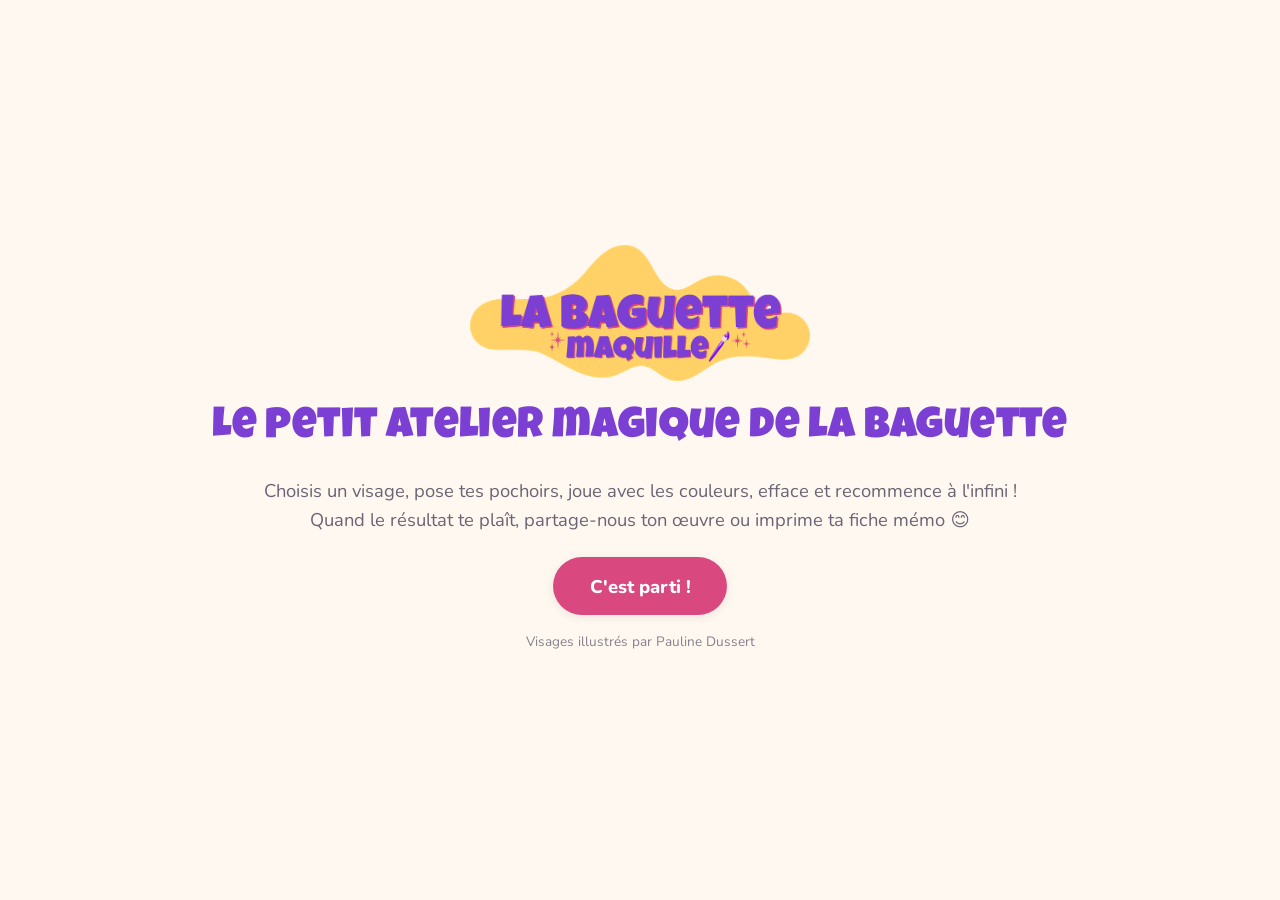
<file: index.html>
<!doctype html>
<html lang="fr">
<head>
<meta charset="utf-8">
<meta name="viewport" content="width=device-width, initial-scale=1, viewport-fit=cover, maximum-scale=1, user-scalable=no">
<title>Le petit atelier magique de la Baguette</title>
<link rel="icon" href="images/marque/favicon.png">
<link rel="preconnect" href="https://fonts.googleapis.com">
<link rel="preconnect" href="https://fonts.gstatic.com" crossorigin>
<link href="https://fonts.googleapis.com/css2?family=Luckiest+Guy&family=Nunito:wght@400;600;700;800&display=swap" rel="stylesheet">
<link rel="stylesheet" href="styles.css">
</head>
<body>
<div id="racine"></div>

<script src="vendor/react.production.min.js"></script>
<script src="vendor/react-dom.production.min.js"></script>
<script src="vendor/htm.umd.js"></script>
<script src="vendor/jspdf.umd.min.js"></script>
<script src="vendor/qrcode.min.js"></script>

<script src="app/subpaths.js"></script>
<script src="app/planches.js"></script>
<script src="app/donnees.js"></script>
<script src="app/icones.js"></script>
<script src="app/formes.js"></script>
<script src="app/modele.js"></script>
<script src="app/rendu.js"></script>
<script src="app/panier.js"></script>
<script src="app/fiche.js"></script>
<script src="app/partage.js"></script>
<script src="app/inscription.js"></script>
<script src="app/ui.js"></script>
<script src="app/toile.js"></script>
<script src="app/app.js"></script>
</body>
</html>
</file>
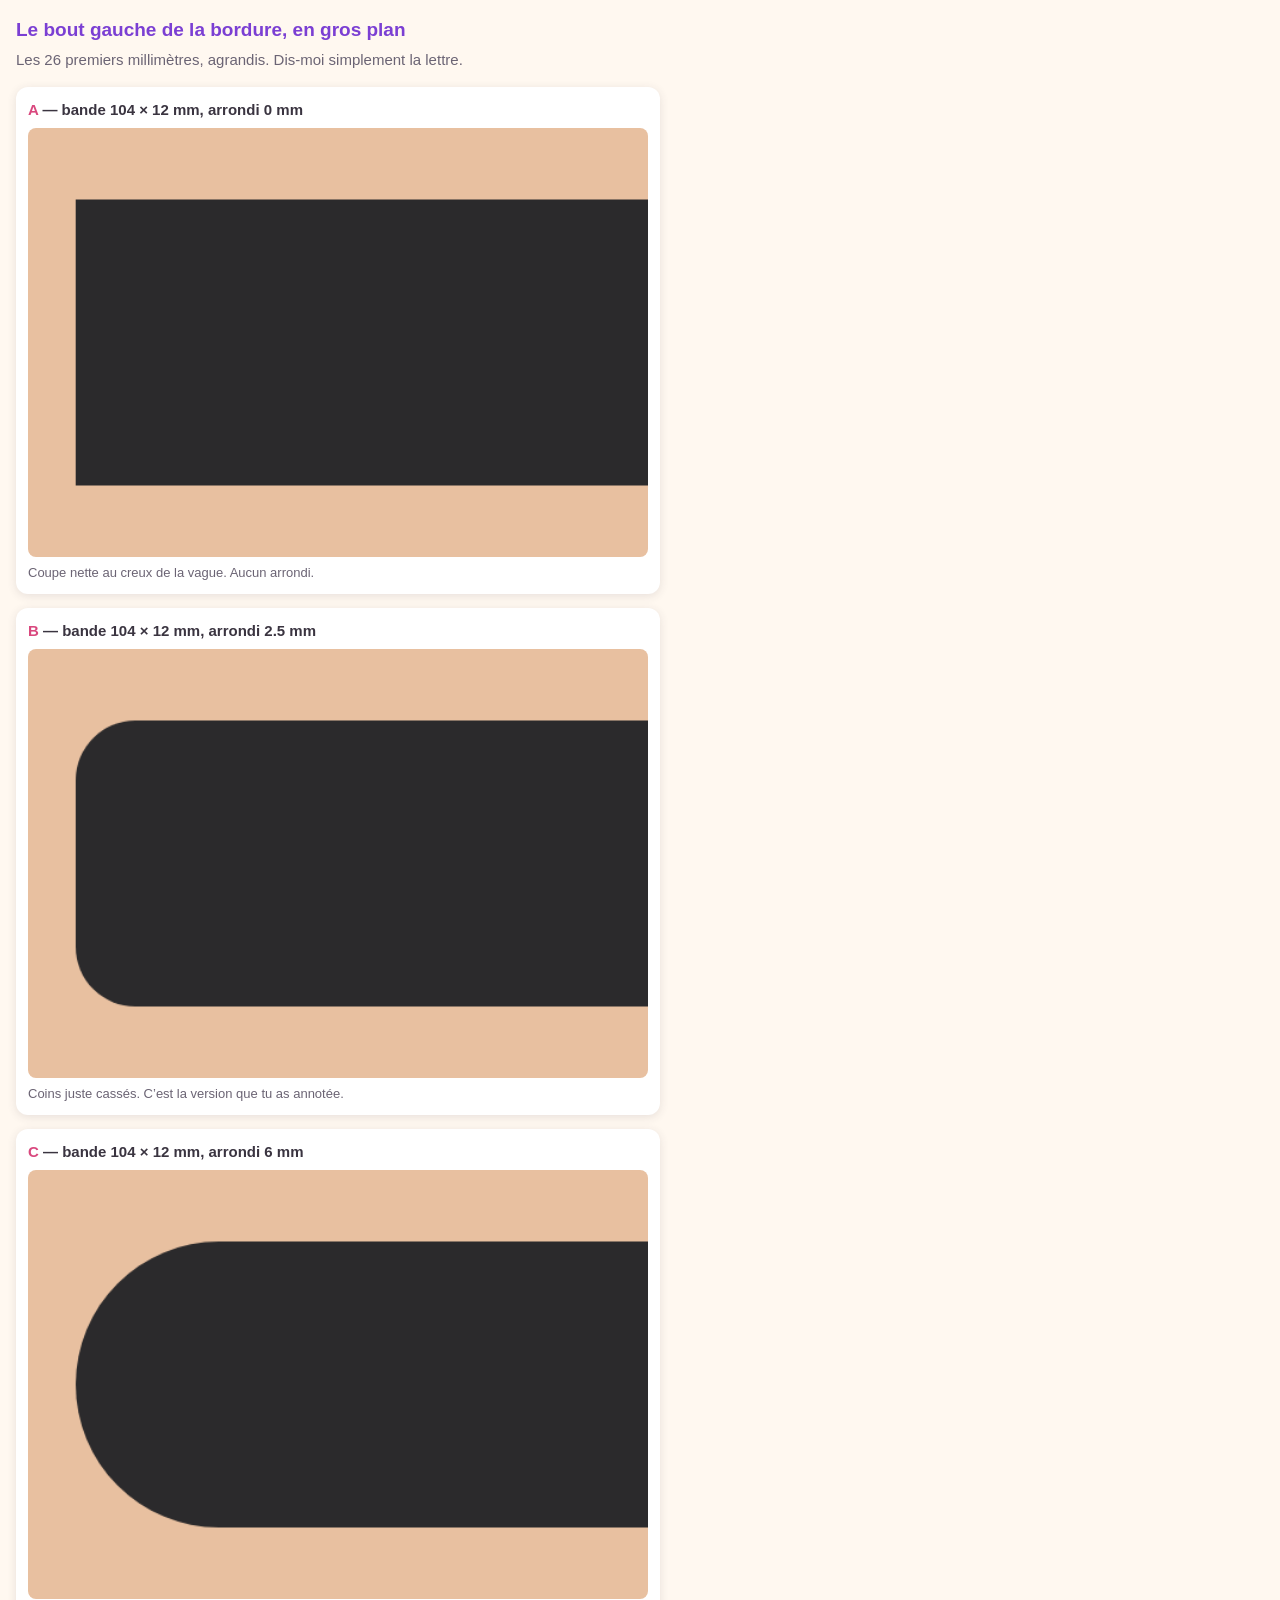
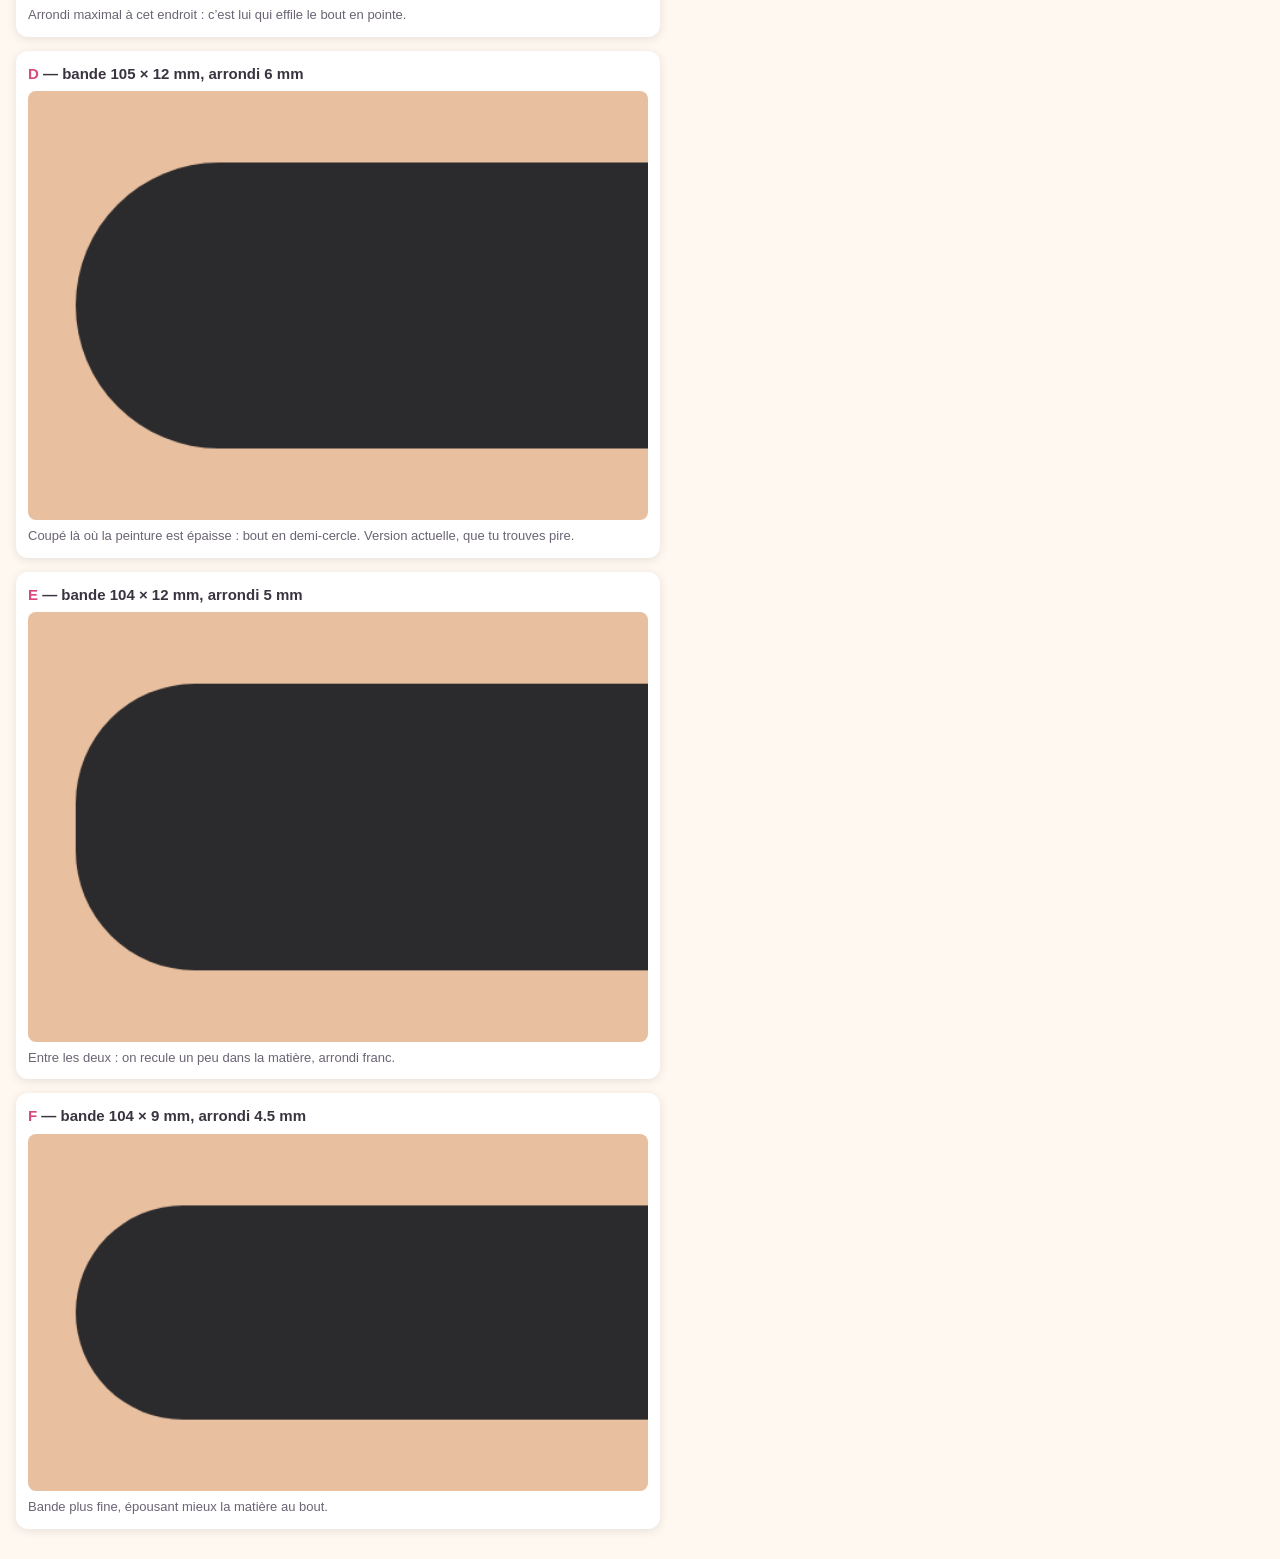
<file: outils/bouts-vagues.html>
<!doctype html>
<html lang="fr">
<head>
<meta charset="utf-8">
<title>Les bouts de la bordure vagues</title>
<style>
  body { font: 15px/1.5 Nunito, "Segoe UI", sans-serif; background: #FFF8F0;
         color: #3A3440; margin: 0; padding: 16px; }
  h2 { color: #7B3FD3; margin: 0 0 4px; font-size: 19px; }
  p.sous { color: #6B6474; margin: 0 0 16px; max-width: 62ch; }
  .c { background: #fff; border-radius: 12px; padding: 12px; margin-bottom: 14px;
       box-shadow: 0 2px 10px rgba(58,52,64,.12); max-width: 620px; }
  .c canvas { display: block; background: #E8C0A0; border-radius: 8px; width: 100%; }
  .t { font-weight: 800; margin-bottom: 6px; }
  .t em { font-style: normal; color: #D9487E; }
  .d { font-size: 13px; color: #6B6474; margin-top: 6px; }
</style>
</head>
<body>

<h2>Le bout gauche de la bordure, en gros plan</h2>
<p class="sous">
  Les 26 premiers millimètres, agrandis. Dis-moi simplement la lettre.
</p>

<div id="g"></div>

<script src="../app/subpaths.js"></script>
<script src="../app/planches.js"></script>
<script src="../app/donnees.js"></script>
<script src="../app/formes.js"></script>
<script src="../app/rendu.js"></script>
<script>
Formes.init();
var contour = SubPaths.split(PLANCHES['1v1'])[0];
var CAS = [
  { l: 'A', x: 62,  w: 104, h: 12, r: 0,
    d: 'Coupe nette au creux de la vague. Aucun arrondi.' },
  { l: 'B', x: 62,  w: 104, h: 12, r: 2.5,
    d: 'Coins juste cassés. C’est la version que tu as annotée.' },
  { l: 'C', x: 62,  w: 104, h: 12, r: 6,
    d: 'Arrondi maximal à cet endroit : c’est lui qui effile le bout en pointe.' },
  { l: 'D', x: 46,  w: 105, h: 12, r: 6,
    d: 'Coupé là où la peinture est épaisse : bout en demi-cercle. Version actuelle, que tu trouves pire.' },
  { l: 'E', x: 55,  w: 104, h: 12, r: 5,
    d: 'Entre les deux : on recule un peu dans la matière, arrondi franc.' },
  { l: 'F', x: 58,  w: 104, h: 9,  r: 4.5,
    d: 'Bande plus fine, épousant mieux la matière au bout.' }
];

var g = document.getElementById('g');
CAS.forEach(function (cas) {
  var d = document.createElement('div');
  d.className = 'c';
  var t = document.createElement('div');
  t.className = 't';
  t.innerHTML = '<em>' + cas.l + '</em> — bande ' + cas.w + ' × ' + cas.h
              + ' mm, arrondi ' + cas.r + ' mm';
  d.appendChild(t);

  var e = 20, LARGE = 26;
  var c = document.createElement('canvas');
  c.width = LARGE * e; c.height = (cas.h + 6) * e;
  var ctx = c.getContext('2d');
  ctx.scale(e, e);
  ctx.translate(-cas.x + 2, -(280 - cas.h) + 3);
  var y0 = 280 - cas.h;
  ctx.beginPath();
  if (cas.r > 0) ctx.roundRect(cas.x, y0, cas.w, cas.h, cas.r);
  else ctx.rect(cas.x, y0, cas.w, cas.h);
  ctx.clip();
  // comme dans le moteur : la fenêtre débordante, trouée du tracé du plastique
  var p = new Path2D();
  p.rect(cas.x - 8, y0 - 8, cas.w + 16, cas.h + 16);
  p.addPath(new Path2D(contour));
  ctx.fillStyle = '#2B2A2C';
  ctx.fill(p, 'evenodd');
  d.appendChild(c);

  var p = document.createElement('div');
  p.className = 'd';
  p.textContent = cas.d;
  d.appendChild(p);
  g.appendChild(d);
});
</script>
</body>
</html>
</file>
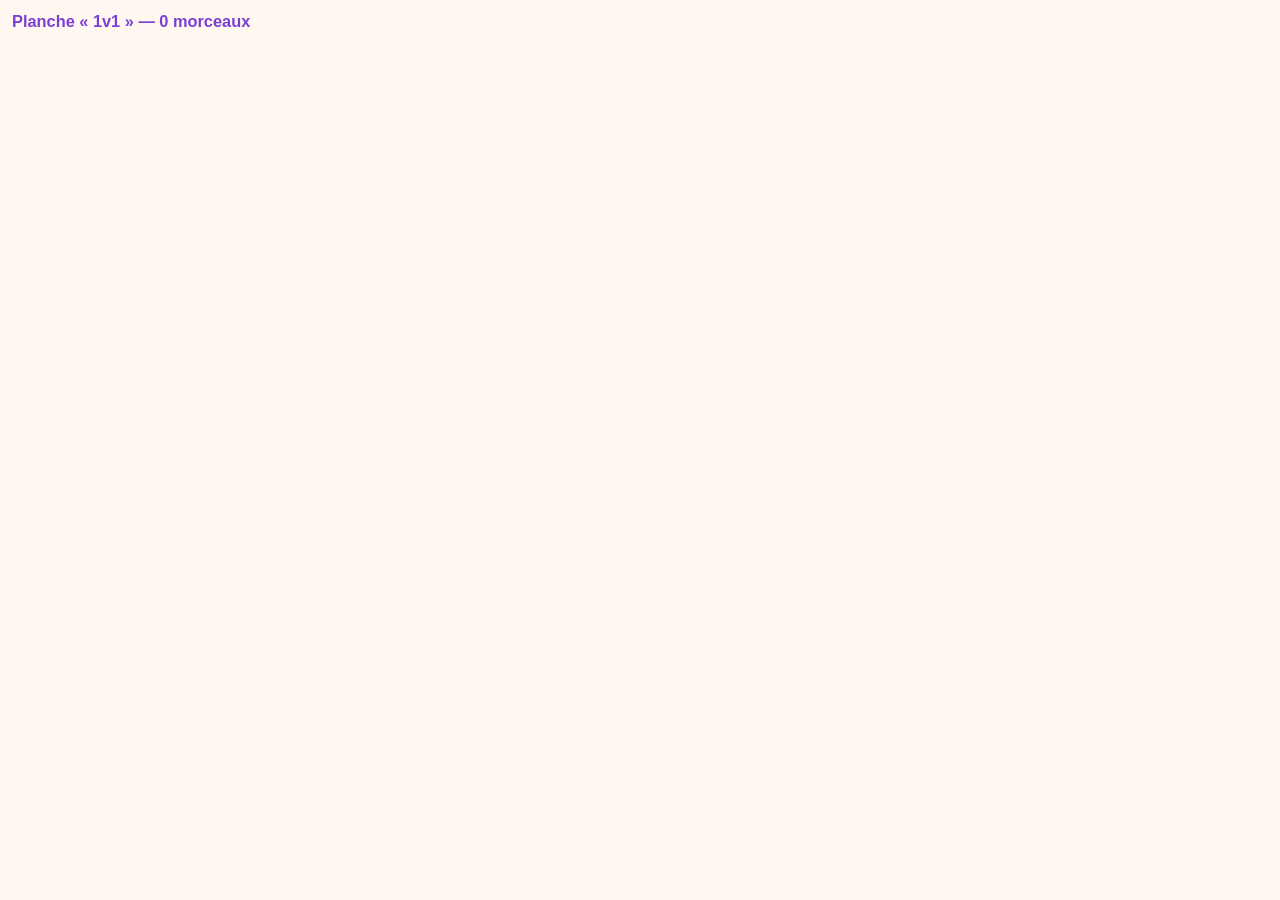
<file: outils/diag-planche.html>
<!doctype html>
<html lang="fr">
<head>
<meta charset="utf-8">
<title>Formes d'une planche</title>
<style>
  body { font: 14px Nunito, sans-serif; background: #FFF8F0; color: #3A3440; margin: 12px; }
  h3 { margin: 0 0 10px; color: #7B3FD3; }
  .g { display: grid; grid-template-columns: repeat(auto-fill, minmax(118px, 1fr)); gap: 8px; }
  .c { background: #fff; border-radius: 10px; padding: 6px; text-align: center;
       box-shadow: 0 2px 6px rgba(58,52,64,.1); }
  .c svg { width: 100%; height: 96px; display: block; color: #3A3440; }
  .c b { color: #D9487E; font-size: 15px; }
  .c span { display: block; font-size: 10.5px; color: #6B6474; }
</style>
</head>
<body>
<h3 id="t">…</h3>
<div class="g" id="g"></div>

<script src="../app/subpaths.js"></script>
<script src="../app/planches.js"></script>
<script>
var quelle = new URLSearchParams(location.search).get('p') || '1v1';
var subs = SubPaths.split(PLANCHES[quelle]);
document.getElementById('t').textContent =
  'Planche « ' + quelle +' » — ' + subs.length + ' morceaux';

var NS = 'http://www.w3.org/2000/svg';
var sonde = document.createElementNS(NS, 'svg');
sonde.setAttribute('width', '210'); sonde.setAttribute('height', '297');
sonde.style.cssText = 'position:absolute;left:-9999px';
document.body.appendChild(sonde);

var g = document.getElementById('g');
subs.forEach(function (d, i) {
  var p = document.createElementNS(NS, 'path');
  p.setAttribute('d', d);
  sonde.appendChild(p);
  var bb = p.getBBox();
  sonde.removeChild(p);
  var m = Math.max(bb.width, bb.height) * 0.08 + 0.5;
  var vb = [bb.x - m, bb.y - m, bb.width + 2 * m, bb.height + 2 * m].join(' ');
  var c = document.createElement('div');
  c.className = 'c';
  c.innerHTML = '<svg viewBox="' + vb + '"><path d="' + d + '" fill="currentColor"/></svg>'
    + '<b>' + i + '</b>'
    + '<span>' + bb.width.toFixed(1) + ' x ' + bb.height.toFixed(1) + ' mm</span>'
    + '<span>en ' + bb.x.toFixed(0) + ',' + bb.y.toFixed(0) + '</span>';
  g.appendChild(c);
});
</script>
</body>
</html>
</file>
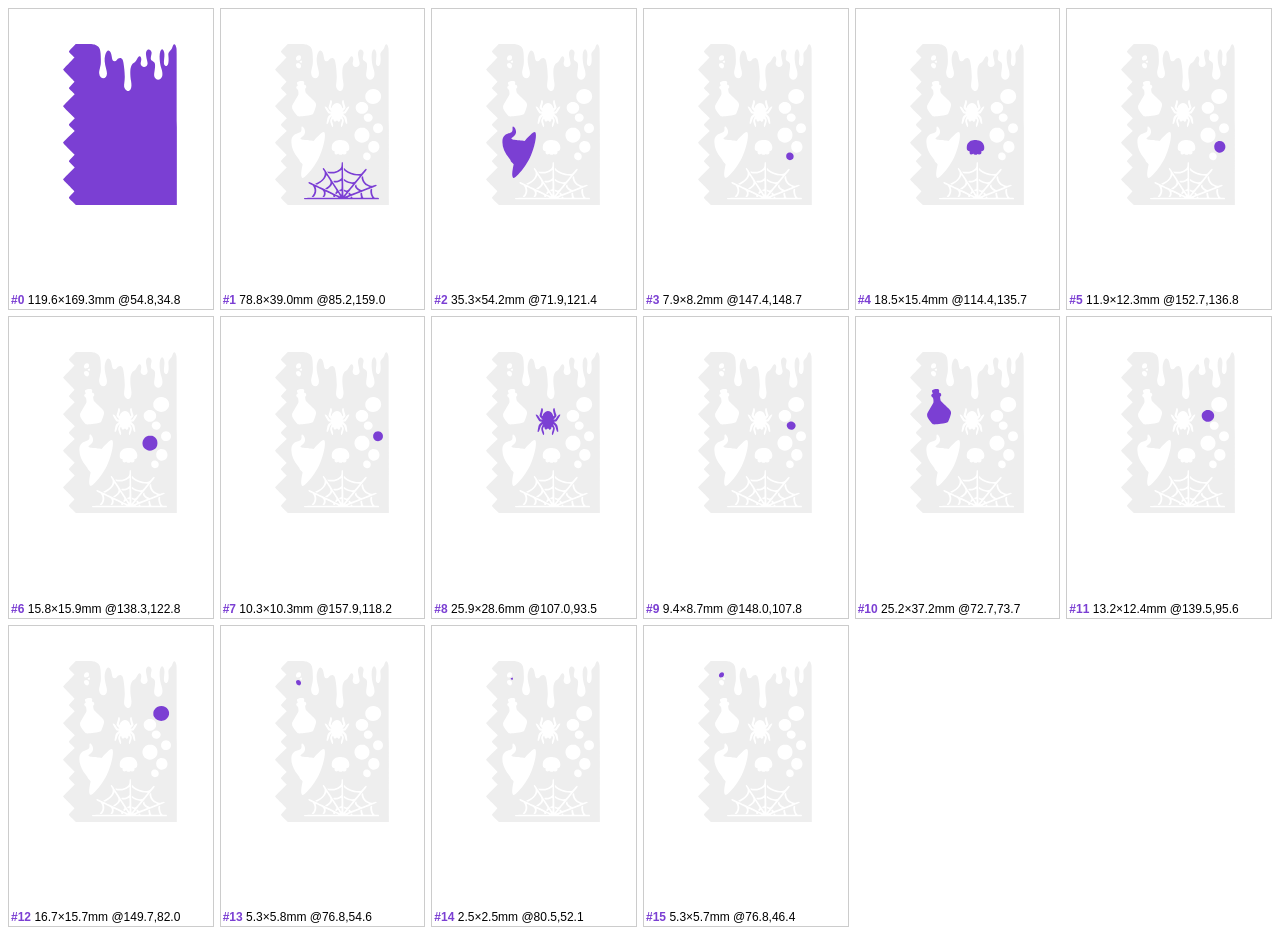
<file: outils/diag.html>
<!doctype html><meta charset="utf-8"><title>Diag Av1</title>
<style>body{font:12px sans-serif;background:#fff;margin:8px}
.g{display:grid;grid-template-columns:repeat(6,1fr);gap:6px}
.c{border:1px solid #ccc;padding:2px}.c b{color:#7B3FD3}svg{width:100%;height:auto;display:block}</style>
<div class=g id=g></div>
<script>var FULL_D='m 64.591731,200.49237 c -2.400456,-2.36265 -3.676127,-3.81029 -3.676127,-4.1717 0,-0.35219 1.058432,-1.60863 2.910417,-3.45487 1.600729,-1.59576 2.910417,-3.03603 2.910417,-3.20059 0,-0.16456 -2.678906,-2.93265 -5.953125,-6.15131 -3.289927,-3.2341 -5.953126,-6.06045 -5.953126,-6.31783 0,-0.25614 2.745577,-3.21316 6.101282,-6.57114 l 6.101281,-6.10543 -3.058572,-2.93524 c -1.947432,-1.86891 -3.058574,-3.13177 -3.058574,-3.47623 0,-0.33134 1.171772,-1.75021 3.023765,-3.6614 l 3.023765,-3.12041 -6.066474,-6.09833 c -3.671097,-3.69037 -6.070218,-6.30217 -6.075958,-6.61458 -0.0061,-0.33147 2.180088,-2.65483 6.107607,-6.49085 l 6.117091,-5.9746 -3.064898,-3.00081 c -1.949199,-1.90845 -3.064898,-3.19944 -3.064898,-3.54644 0,-0.34326 1.151828,-1.70045 3.10573,-3.65946 l 3.10573,-3.11384 -6.148438,-6.15262 c -3.381641,-3.38393 -6.148439,-6.32935 -6.148439,-6.54535 0,-0.216014 2.738944,-3.133554 6.086543,-6.483424 l 6.086542,-6.09068 -3.043834,-3.035196 c -1.771127,-1.766102 -3.043834,-3.247592 -3.043834,-3.543163 0,-0.291875 1.260469,-1.785519 2.963026,-3.511158 l 2.963026,-3.003196 -1.042612,-1.123365 c -0.573437,-0.61785 -3.276017,-3.392506 -6.005735,-6.165898 -2.915125,-2.96177 -4.963122,-5.24908 -4.963122,-5.543074 0,-0.299164 2.395022,-2.903845 5.953126,-6.474257 3.274219,-3.285547 5.953125,-6.085251 5.953125,-6.221565 0,-0.136314 -1.321232,-1.507058 -2.936071,-3.046098 -2.236145,-2.131182 -2.914186,-2.932889 -2.844271,-3.363026 0.05049,-0.310624 1.675304,-2.180996 3.610699,-4.156381 l 3.518898,-3.59161 h 8.662492 c 9.26882,0 10.259518,0.10777 13.158096,1.431363 3.69463,1.687102 4.5897,4.636991 4.60458,15.175437 0.007,4.703227 -0.0186,4.930298 -0.94146,8.466666 -0.78158,2.994975 -0.92843,3.966149 -0.83528,5.524087 0.4167,6.970028 8.212019,7.31129 8.210729,0.35945 -2.1e-4,-1.108094 -0.29933,-2.817971 -0.84031,-4.803524 -1.721919,-6.319941 -2.041509,-10.390398 -1.103699,-14.057194 1.938659,-7.580118 5.828259,-6.793263 7.035679,1.4233 0.42934,2.921719 0.8534,3.826315 2.07428,4.424889 1.16843,0.572855 2.19593,0.168069 3.23118,-1.272928 1.92124,-2.674222 4.7495,-2.805803 6.05477,-0.281691 1.00033,1.934442 2.25021,11.829898 2.26188,17.907722 0.003,1.58201 -0.19863,4.316439 -0.44816,6.076505 -0.53249,3.755975 -0.30232,5.450052 0.98119,7.221887 1.90621,2.631443 4.4183,2.460562 5.72301,-0.389297 0.96357,-2.104715 1.06643,-4.53888 0.35687,-8.445212 -0.78434,-4.318 -0.99443,-10.68959 -0.43864,-13.303147 0.57592,-2.708246 1.60063,-4.494811 3.16367,-5.51583 1.99504,-1.303211 2.53668,-1.931982 3.62296,-4.205721 1.14221,-2.390797 1.79438,-3.119076 2.67923,-2.991877 1.56152,0.224473 2.2389,2.910606 1.41711,5.619562 -0.50965,1.680001 -0.49756,2.636322 0.0478,3.785659 0.64807,1.365702 1.77365,1.978363 3.41306,1.85775 1.68972,-0.124317 2.61522,-0.786286 3.20291,-2.290892 0.44266,-1.133316 0.43759,-1.260179 -0.16417,-4.101041 -1.53438,-7.243703 -1.59258,-8.583596 -0.46049,-10.601819 1.33129,-2.373345 4.18238,-1.640194 4.96804,1.277519 0.23621,0.877195 0.18379,1.564703 -0.29089,3.815777 -0.8352,3.960729 -0.55236,4.817229 2.01631,6.105795 2.19998,1.103617 2.59822,3.489429 1.59711,9.568056 -0.83321,5.059165 -0.65061,6.619743 0.9859,8.42566 2.35343,2.597052 6.0146,1.194355 7.07578,-2.710935 0.47184,-1.736418 0.12642,-4.992354 -0.81246,-7.658417 -1.09541,-3.110506 -1.57305,-5.484673 -1.8588,-9.239346 -0.38223,-5.022328 0.19311,-8.894227 1.56596,-10.538686 0.95385,-1.142558 1.63903,-0.891349 2.52872,0.927113 0.92956,1.899955 1.07703,4.212406 0.55243,8.662785 -0.50033,4.244549 -0.29307,5.955856 0.82814,6.837805 1.33262,1.048234 2.39648,0.598577 3.25591,-1.376149 0.68752,-1.579747 0.8479,-4.926257 0.42309,-8.828168 -0.27586,-2.533781 0.0418,-3.449825 1.81096,-5.222928 1.49448,-1.497782 1.88043,-2.140028 2.50906,-4.175293 1.17735,-3.811844 2.9095,-3.407891 3.99387,0.931412 0.50831,2.034102 0.51772,3.556365 0.51772,83.794487 v 81.72275 h -53.077 -53.077002 z m 99.379089,-3.26094 c 0,-0.64737 -0.0477,-0.66312 -2.24099,-0.73925 -2.54791,-0.0884 -2.88478,-0.27975 -3.85241,-2.18784 -0.8083,-1.59389 -1.2581,-4.18209 -1.03589,-5.9606 0.19208,-1.53737 -0.0589,-1.77991 -1.20637,-1.16579 -1.14432,0.61241 -0.8761,4.61722 0.50722,7.57329 l 0.78918,1.68644 h -4.59473 -4.59473 l -0.56937,-0.92126 c -0.33363,-0.53983 -0.62551,-1.55313 -0.70498,-2.4474 -0.19646,-2.21096 -0.19197,-2.20366 -1.1351,-1.84767 -0.74092,0.27967 -0.80774,0.40574 -0.7971,1.50402 0.006,0.65932 0.18319,1.67501 0.3929,2.2571 0.2097,0.58208 0.38307,1.14763 0.38526,1.25677 0.002,0.10914 -2.02263,0.19844 -4.49961,0.19844 h -4.50359 l -0.30138,-0.66146 c -0.16576,-0.3638 -0.40916,-0.66146 -0.54089,-0.66146 -0.5015,0 -1.26305,0.56396 -1.26305,0.93535 0,0.30313 -0.38907,0.38526 -1.78594,0.37697 -1.63873,-0.01 -1.73141,-0.0393 -1.12448,-0.3591 0.36381,-0.19168 5.3049,-2.16932 10.98021,-4.39476 20.23286,-7.93381 19.31459,-7.54213 19.31459,-8.23848 0,-0.90186 -0.89348,-0.93062 -2.97861,-0.0959 -1.58181,0.63324 -1.86818,0.6718 -2.95825,0.39833 -2.16316,-0.54268 -4.37339,-1.77848 -5.68096,-3.17638 -1.55436,-1.66174 -2.24445,-3.18534 -2.45267,-5.41513 -0.0887,-0.94971 -0.23332,-1.72674 -0.32142,-1.72674 -0.0881,10e-6 -0.49404,0.41844 -0.9021,0.92986 l -0.74193,0.92984 0.40563,1.58331 c 0.87144,3.40159 2.72445,5.63727 6.06669,7.31955 l 2.00936,1.01139 -4.0068,1.55553 -4.00681,1.55553 -1.34419,-0.4247 c -2.35239,-0.74326 -4.36263,-2.97745 -4.38109,-4.86917 -0.003,-0.32742 -0.13556,-0.59531 -0.29413,-0.59531 -0.49169,0 -1.28113,1.15526 -1.29038,1.88833 -0.0134,1.06112 1.54405,3.16126 3.10623,4.18861 l 1.39525,0.91757 -3.90656,1.52983 c -2.1486,0.8414 -4.12507,1.52983 -4.39216,1.52983 -0.26708,0 -0.85424,-0.36865 -1.30481,-0.81921 l -0.8192,-0.8192 -0.47748,0.62076 c -0.58882,0.76553 -0.60728,1.11947 -0.0812,1.55612 0.22445,0.18628 0.31374,0.42854 0.19844,0.53836 -0.32508,0.30961 -3.59136,1.58279 -3.72296,1.45118 -0.0643,-0.0643 0.64034,-1.03664 1.56589,-2.16073 0.92556,-1.12409 2.51627,-3.0697 3.53492,-4.32359 1.01864,-1.25388 4.1738,-5.12216 7.01145,-8.59617 9.16139,-11.21584 10.31875,-12.67096 10.31875,-12.9734 0,-0.39731 -0.55427,-0.93246 -0.96578,-0.93246 -0.18194,0 -1.17455,1.01019 -2.2058,2.24487 -1.03126,1.23468 -2.10704,2.36905 -2.39064,2.52083 -3.39819,1.81866 -12.67694,-0.59758 -16.91,-4.40347 -0.70716,-0.63579 -1.36438,-1.15598 -1.46051,-1.15598 -0.0961,0 -0.13816,0.50195 -0.0934,1.11544 0.0722,0.99015 0.22995,1.22802 1.40428,2.11786 3.48945,2.64409 8.25083,4.40879 12.59658,4.66865 l 2.807,0.16784 -2.60876,3.16924 c -1.43482,1.74308 -2.87657,3.2717 -3.20388,3.39693 -0.96899,0.37076 -4.43756,0.0349 -6.05765,-0.58658 -0.82158,-0.31516 -2.22459,-1.04536 -3.11778,-1.62266 -0.8932,-0.5773 -1.67951,-1.04963 -1.74736,-1.04963 -0.0679,0 -0.12255,0.44648 -0.12155,0.99218 0.002,0.82176 0.1492,1.09231 0.85989,1.57509 2.08897,1.41903 5.28399,2.50935 8.17258,2.78894 0.66572,0.0644 0.56402,0.23248 -2.08278,3.44118 -3.11211,3.77281 -3.31039,3.87347 -5.59133,2.83846 -0.63436,-0.28784 -1.20709,-0.52335 -1.27274,-0.52335 -0.0657,0 -0.0824,0.44648 -0.0373,0.99218 0.076,0.91856 0.17048,1.02117 1.27275,1.38263 0.65484,0.21474 1.23209,0.41497 1.28278,0.44494 0.0507,0.03 -0.60415,0.9166 -1.45521,1.97029 l -1.54736,1.91579 -0.1904,-12.94406 c -0.10471,-7.11924 -0.22378,-15.08719 -0.26458,-17.70657 l -0.0742,-4.7625 h -0.66146 c -0.64987,0 -0.66378,0.0441 -0.79375,2.5141 -0.10802,2.05286 -0.24209,2.66792 -0.73077,3.35258 -1.22759,1.71989 -3.67412,3.26227 -6.28069,3.95959 -1.49335,0.39951 -5.31498,0.46503 -6.81443,0.11684 -1.21935,-0.28315 -1.37434,-0.0841 -0.71724,0.92131 0.59254,0.90662 1.26022,1.10014 3.94289,1.14282 3.2912,0.0524 7.26252,-1.29608 9.74034,-3.3073 l 0.8599,-0.69796 v 4.25803 4.25804 l -0.79182,0.90184 c -1.18988,1.35519 -3.15976,2.11687 -5.6864,2.19872 -1.16193,0.0376 -2.14723,0.17233 -2.18956,0.29931 -0.0423,0.12699 0.23246,0.56475 0.61063,0.97281 0.65934,0.71144 0.75861,0.73464 2.41649,0.56479 1.47234,-0.15085 3.02104,-0.70597 5.44222,-1.95072 0.10914,-0.0561 0.19844,1.86969 0.19844,4.27955 0,4.2574 -0.0169,4.39211 -0.59531,4.75308 -0.32742,0.20432 -0.92743,0.44864 -1.33335,0.54292 l -0.73804,0.17143 0.46744,0.79132 c 0.2571,0.43523 0.58921,0.74578 0.73804,0.69011 1.52398,-0.57004 1.46122,-0.63567 1.46122,1.52813 0,1.10121 -0.0893,1.9994 -0.19844,1.99597 -0.10914,-0.003 -2.2225,-3.17465 -4.69635,-7.04714 -13.33969,-20.88154 -13.50292,-21.12475 -14.17741,-21.12475 -1.01939,0 -0.92852,0.92991 0.27246,2.78805 0.93564,1.44763 1.07117,1.8487 1.06104,3.13995 -0.0146,1.86306 -0.43998,3.06 -1.69508,4.76979 -1.24698,1.69873 -3.50361,3.44443 -6.261309,4.84367 l -2.1423,1.087 0.98791,0.50682 0.9879,0.50683 1.355269,-0.72445 c 3.61605,-1.93292 6.59814,-4.66337 7.7164,-7.06526 0.35483,-0.76215 0.64632,-1.52753 0.64774,-1.70085 0.008,-0.96797 0.68147,-0.26478 2.5061,2.61648 1.70596,2.69388 2.0385,3.40001 2.0385,4.32873 0,2.12667 -1.6695,4.23282 -4.47587,5.64651 -0.61846,0.31154 -1.12448,0.66398 -1.12448,0.78318 0,0.26405 1.19432,0.83084 1.75072,0.83084 1.07781,0 4.5714,-3.21242 5.25078,-4.82819 l 0.34908,-0.83022 1.69386,2.63077 c 3.35691,5.21367 3.26502,4.93125 2.05332,6.31131 l -0.8085,0.92082 0.85976,0.44461 c 0.85325,0.44122 0.86433,0.43887 1.46216,-0.31088 0.37414,-0.46921 0.68894,-0.65728 0.83079,-0.49633 0.65772,0.74628 2.43938,3.88816 2.13131,3.75845 -0.19786,-0.0833 -6.84864,-3.23718 -14.77953,-7.00862 -18.915749,-8.99517 -17.658549,-8.44656 -18.174329,-7.93078 -0.69792,0.69792 -0.19553,1.23534 2.18133,2.33346 2.25792,1.04316 2.27088,1.05482 3.06996,2.76241 1.54917,3.31052 1.17267,6.34552 -1.1087,8.93729 -0.57723,0.65577 -1.04951,1.26334 -1.04951,1.35015 0,0.0868 0.45398,0.15784 1.00883,0.15784 1.25483,0 2.1121,-0.82391 3.09629,-2.97578 0.92066,-2.01298 1.09417,-3.87982 0.55587,-5.981 -0.23521,-0.91811 -0.42765,-1.71059 -0.42765,-1.76107 0,-0.0505 1.69664,0.71292 3.770309,1.69642 3.55591,1.6865 3.80416,1.8541 4.36562,2.94733 0.93416,1.8189 0.72466,3.6418 -0.63165,5.49614 l -0.44812,0.61266 1.16827,-0.0835 c 1.08789,-0.0778 1.2104,-0.16542 1.78053,-1.27412 0.49408,-0.96082 0.59379,-1.5098 0.51662,-2.84427 -0.0526,-0.90951 -0.0766,-1.65365 -0.0533,-1.65365 0.32256,0 7.78462,3.74935 7.9299,3.98442 0.11053,0.17885 0.1913,0.6652 0.17949,1.0808 -0.0194,0.68353 0.0622,0.75562 0.856,0.75562 0.65967,0 0.9124,-0.1335 1.01812,-0.5378 0.13573,-0.51901 0.20217,-0.50746 1.90202,0.33073 l 1.76138,0.86852 -18.01975,0.068 c -19.173495,0.0723 -18.638626,0.0354 -18.170303,1.2558 0.13503,0.35188 4.676434,0.39002 39.385083,0.33073 l 39.23245,-0.067 z M 86.917885,173.42834 c 4.262206,-3.61171 10.700316,-12.46754 13.952195,-19.19171 3.54535,-7.33098 6.35352,-17.68761 6.34371,-23.39575 -0.006,-3.59186 -0.84707,-4.45686 -2.96812,-3.05322 -1.19424,0.79031 -5.454819,4.94687 -7.561609,7.37701 l -1.35724,1.56554 -1.03057,-0.30877 c -0.56682,-0.16982 -1.96927,-0.31292 -3.11655,-0.318 -1.14728,-0.005 -3.03847,-0.18132 -4.202637,-0.39167 -1.164167,-0.21034 -2.600407,-0.38478 -3.191645,-0.38764 -0.832821,-0.004 -1.237949,-0.17531 -1.798437,-0.76034 l -0.72346,-0.75513 0.733575,-0.48065 c 1.435664,-0.94069 3.345091,-2.92 3.822296,-3.96221 1.051973,-2.29748 0.342826,-5.52739 -1.628161,-7.41572 -0.64447,-0.61744 -0.895332,-0.71472 -1.256152,-0.48712 -0.369951,0.23336 -0.435433,0.61834 -0.364892,2.14529 0.142941,3.09414 -0.626386,3.95064 -4.706158,5.23944 -1.891114,0.5974 -2.41704,0.90117 -3.588596,2.07273 -1.880485,1.88048 -2.385196,3.38569 -2.36203,7.04434 0.03405,5.37831 2.443688,11.11455 7.113219,16.93333 0.759066,0.94589 1.465548,2.06244 1.569958,2.48122 0.10441,0.41879 0.860086,1.46412 1.679279,2.32296 l 1.489443,1.56153 -0.77537,3.76246 c -0.897189,4.35358 -1.009401,7.87574 -0.303204,9.51714 0.658312,1.53012 1.313249,1.35752 4.231156,-1.11506 z m 66.670595,-17.11057 c 1.8178,-0.94002 2.38485,-3.85127 1.11433,-5.72102 -1.72564,-2.53951 -5.54493,-2.49744 -6.87557,0.0757 -0.50578,0.97807 -0.50391,2.97886 0.004,3.96049 0.4341,0.83946 1.81138,1.98445 2.64612,2.19983 0.73826,0.1905 2.22202,-0.0551 3.11141,-0.51503 z m -27.99513,-5.72294 c 0.25459,-0.34818 0.36451,-0.35293 0.7999,-0.0346 0.73734,0.53916 2.16439,0.46038 2.77813,-0.15335 0.67642,-0.67643 0.9186,-1.67289 0.56649,-2.33082 -0.25004,-0.46719 -0.17527,-0.53787 0.72043,-0.6811 1.59204,-0.25458 2.25698,-1.17667 2.37365,-3.29156 0.1336,-2.42206 -0.64425,-4.4772 -2.33425,-6.16719 -1.3286,-1.32861 -2.06578,-1.63291 -5.12869,-2.11708 -2.05108,-0.32422 -4.92098,-0.0203 -6.76137,0.71611 -1.38084,0.55251 -3.28491,2.67127 -3.82498,4.25628 -0.49002,1.43814 -0.55498,4.26308 -0.11998,5.2178 0.29752,0.65298 1.6532,1.48041 2.42555,1.48041 0.30688,0 0.3676,0.22688 0.26555,0.99219 -0.26733,2.00471 1.74752,3.16787 3.49926,2.02009 0.41864,-0.27431 0.65215,-0.31862 0.65215,-0.12377 0,0.83984 3.49695,1.02509 4.08816,0.21656 z m 35.61805,-2.24518 c 5.77101,-2.92307 3.66809,-11.61658 -2.79683,-11.56215 -3.30784,0.0278 -5.68855,2.51283 -5.68855,5.93771 0,2.69192 1.20435,4.62839 3.56107,5.72581 1.77534,0.82671 3.14778,0.79846 4.92431,-0.10137 z m -11.40575,-10.7245 c 2.88279,-1.43482 4.3019,-3.84018 4.27576,-7.24725 -0.0221,-2.87668 -1.50642,-5.28487 -4.2658,-6.92081 -1.05398,-0.62486 -1.46392,-0.70566 -3.57188,-0.70398 -2.69465,0.002 -3.87998,0.45614 -5.54924,2.12541 -3.76941,3.76941 -3.07902,9.77413 1.43531,12.48374 2.67806,1.60745 4.8266,1.68103 7.67585,0.26289 z m 15.62692,-9.78071 c 0.68815,-0.34805 1.50815,-1.07181 1.97429,-1.74258 0.67712,-0.97435 0.79703,-1.39308 0.79556,-2.77812 -10e-4,-1.37244 -0.12722,-1.81642 -0.79375,-2.80194 -2.16865,-3.20654 -6.62928,-3.14006 -8.84528,0.13182 -0.51758,0.76421 -0.64492,1.28746 -0.64492,2.65012 0,1.45655 0.11205,1.85732 0.78822,2.8194 1.58883,2.26064 4.29186,2.9524 6.72588,1.7213 z m -49.72934,-6.31911 c 0.36027,-0.67317 0.18282,-1.98506 -0.58479,-4.32336 -0.57449,-1.75001 -0.53429,-2.51346 0.18139,-3.4453 0.34789,-0.45296 0.44091,-0.47174 0.6555,-0.13229 0.13755,0.21757 0.25191,0.66889 0.25414,1.00292 0.005,0.703 1.10083,1.90621 1.73659,1.90621 0.23852,0 0.49594,-0.23813 0.57205,-0.52917 0.11183,-0.42764 0.3609,-0.52917 1.29815,-0.52917 0.86508,0 1.15976,0.10296 1.15976,0.40518 0,0.57519 0.64652,0.74969 1.36839,0.36934 0.78603,-0.41416 1.00174,-0.74674 1.01723,-1.56827 0.007,-0.3638 0.17439,-0.87495 0.37229,-1.13589 0.33486,-0.44151 0.39854,-0.41179 0.91763,0.42811 0.68588,1.10978 0.68798,1.30488 0.0345,3.20421 -0.76697,2.22925 -0.92645,3.87053 -0.4387,4.51503 0.35497,0.46904 0.44381,0.48408 0.78195,0.13229 0.58713,-0.61082 2.03211,-5.28418 2.03211,-6.57224 0,-0.82428 -0.26695,-1.62433 -0.94881,-2.84362 -0.52185,-0.93315 -0.84367,-1.69664 -0.71516,-1.69664 0.12851,0 0.68129,0.45842 1.22841,1.01871 0.78472,0.80363 1.09868,1.43208 1.48703,2.97657 0.79347,3.15562 1.36187,4.20681 2.27472,4.20681 0.4929,0 0.48523,-0.92342 -0.0346,-4.17004 -0.47924,-2.99289 -0.70122,-3.4244 -2.7173,-5.2824 l -1.50029,-1.38264 1.0888,-0.006 c 0.67588,-0.004 1.34093,-0.20475 1.75363,-0.52938 0.69952,-0.55023 3.90444,-6.10286 3.90444,-6.76456 0,-0.24064 -0.2637,-0.38539 -0.7021,-0.38539 -0.87105,0 -2.23394,1.41841 -3.53123,3.67507 -0.89057,1.54916 -0.96658,1.61082 -1.98437,1.60976 l -1.05834,-0.001 1.50198,-1.39413 c 1.80039,-1.67111 2.06866,-2.45919 1.40718,-4.13369 -0.4166,-1.054624 -1.26721,-4.237604 -1.61404,-6.039754 -0.15231,-0.79138 -0.78139,-0.75504 -1.3263,0.0766 -0.56061,0.8556 -0.37114,3.23039 0.44969,5.63616 0.52707,1.544794 0.53857,1.711784 0.14502,2.105334 -0.52602,0.52602 -0.76833,0.28285 -1.18743,-1.19159 -0.91228,-3.209514 -4.68208,-4.833604 -7.64787,-3.294804 -1.30742,0.67835 -2.58705,2.3125 -2.99386,3.823314 -0.24966,0.92715 -0.33071,1.00735 -0.67252,0.66554 -0.34182,-0.34182 -0.30751,-0.66866 0.28464,-2.712074 0.77075,-2.65967 0.85309,-4.27104 0.26143,-5.11576 -0.52941,-0.75582 -1.12943,-0.75246 -1.2963,0.007 -0.59056,2.68863 -1.21122,5.02265 -1.60609,6.039754 -0.65106,1.67697 -0.3807,2.46655 1.41541,4.13369 l 1.50198,1.39413 -1.09433,0.004 c -1.07372,0.004 -1.11481,-0.0305 -2.18213,-1.82708 -0.5983,-1.00708 -1.45446,-2.1977 -1.90259,-2.64583 -0.87991,-0.87996 -2.09699,-1.11071 -2.09699,-0.39762 0,0.68559 3.16506,6.15115 3.89422,6.72471 0.42459,0.33399 1.07903,0.53239 1.76385,0.53474 l 1.0888,0.004 -1.52966,1.34838 c -1.91563,1.68861 -2.17686,2.2011 -2.69201,5.2814 -0.22911,1.36997 -0.46934,2.72997 -0.53384,3.02222 -0.1696,0.76853 0.22897,1.27516 0.84851,1.07853 0.64068,-0.20335 1.25086,-1.50764 1.91584,-4.09526 0.39395,-1.53292 0.71831,-2.17699 1.49908,-2.97657 0.54799,-0.56119 1.09707,-1.02035 1.22019,-1.02035 0.12311,0 -0.20864,0.77332 -0.73721,1.71849 -1.2053,2.15529 -1.2256,3.14095 -0.13315,6.46634 1.07156,3.26182 1.51531,3.80533 2.1455,2.62782 z m 38.95366,-5.34929 c 0.47054,-0.1966 1.22922,-0.78307 1.68595,-1.30326 1.45011,-1.65159 1.48504,-3.57144 0.0956,-5.25701 -3.26782,-3.96443 -9.8862,-0.82262 -8.10302,3.84658 0.96374,2.52351 3.83084,3.75432 6.32142,2.71369 z m -67.454919,-5.87768 c 3.66386,-0.54534 6.94555,-1.41172 7.44726,-1.96611 0.23438,-0.25899 1.0867,-2.29989 1.89405,-4.53534 1.63377,-4.523734 1.72288,-5.667104 0.59078,-7.580244 -0.31964,-0.54017 -2.59852,-2.87928 -5.06417,-5.19802 -2.46565,-2.31875 -4.6469,-4.46603 -4.84721,-4.77175 -0.532663,-0.81295 -1.078115,-4.713674 -0.677785,-4.847117 0.769405,-0.256468 1.145815,-0.954667 0.999785,-1.854515 -0.18749,-1.155388 -0.858542,-1.905513 -1.704648,-1.905513 -0.646298,0 -0.655164,-0.02852 -0.492554,-1.58428 0.155366,-1.486466 0.12459,-1.611143 -0.498522,-2.019422 -1.171329,-0.767485 -5.650881,-0.126685 -6.742013,0.964446 -0.492122,0.492122 -0.491791,0.529259 0.01786,2.010606 0.285588,0.830075 0.489175,1.525725 0.452419,1.545892 -1.269603,0.696566 -1.52204,1.008205 -1.52204,1.87901 0,0.891278 0.291267,1.312698 1.670934,2.41759 0.462939,0.370742 0.875774,3.895943 0.570817,4.874223 -0.107595,0.34516 -1.637876,3.12787 -3.400626,6.18381 -3.13642,5.43736 -3.205017,5.59072 -3.205874,7.167114 -7.41e-4,1.34525 0.13559,1.83039 0.826767,2.94226 1.070795,1.72255 4.729668,6.31869 5.326203,6.69058 0.556906,0.34719 4.589005,0.14785 8.358557,-0.41322 z m 61.689519,-2.85364 c 2.37162,-1.1044 3.83453,-3.28966 3.83453,-5.72788 0,-3.513664 -2.78014,-6.077044 -6.59719,-6.082834 -2.14018,-0.003 -3.59441,0.66181 -5.04125,2.30551 -1.23872,1.40725 -1.70801,2.870244 -1.49622,4.664324 0.26554,2.24926 1.89329,4.28192 4.13883,5.16835 1.25061,0.49367 3.73669,0.33594 5.1613,-0.32747 z m 11.7282,-10.105004 c 1.93423,-0.5744 3.95904,-2.30435 4.93792,-4.21885 2.58021,-5.04637 -1.342,-11.03485 -7.25097,-11.070879 -3.3702,-0.02056 -6.3217,1.61607 -7.82957,4.341529 -0.69624,1.25845 -0.79375,1.69472 -0.79375,3.55136 0,1.85168 0.0983,2.29406 0.78485,3.53366 1.9261,3.47742 6.10081,5.06611 10.15152,3.86318 z M 81.281791,59.919398 c 1.155716,-1.155716 1.030819,-3.413591 -0.252838,-4.570794 -1.025705,-0.924663 -2.883562,-1.024056 -3.709181,-0.198437 -1.137079,1.137078 -0.369859,3.891608 1.339231,4.808201 1.163944,0.624232 1.971588,0.61223 2.622788,-0.03897 z m 1.728835,-6.583066 c 0.01585,-0.655709 -0.104711,-1.203249 -0.279725,-1.270408 -0.350861,-0.134638 -2.236129,0.907616 -2.236129,1.236226 0,0.396555 1.447795,1.314521 1.971604,1.250085 0.418306,-0.05146 0.521687,-0.282422 0.54425,-1.215903 z m -2.249519,-1.688246 c 1.330251,-0.830755 1.749629,-3.290186 0.772795,-4.53203 -0.420195,-0.534191 -0.782915,-0.69714 -1.551818,-0.69714 -2.966961,0 -4.496917,4.61925 -1.868562,5.641568 0.513855,0.199868 2.050444,-0.03948 2.647585,-0.412398 z';
</script>
<script src="subpaths.js"></script>
<script>
var subs = SubPaths.split(FULL_D);
var g = document.getElementById('g');
var NS = 'http://www.w3.org/2000/svg';
subs.forEach(function (d, i) {
  var div = document.createElement('div');
  div.className = 'c';
  div.innerHTML =
    '<svg viewBox="0 0 210 297" xmlns="' + NS + '">' +
      '<path d="' + FULL_D + '" fill="#eee"/>' +
      '<path id="p' + i + '" d="' + d + '" fill="#7B3FD3"/>' +
    '</svg><b>#' + i + '</b> <span id="b' + i + '"></span>';
  g.appendChild(div);
});
subs.forEach(function (d, i) {
  var bb = document.getElementById('p' + i).getBBox();
  var s = [bb.x, bb.y, bb.width, bb.height].map(function(v){return v.toFixed(1);});
  document.getElementById('b' + i).textContent = s[2] + '\u00d7' + s[3] + 'mm @' + s[0] + ',' + s[1];
});
window.SUBS = subs;
</script>
</file>
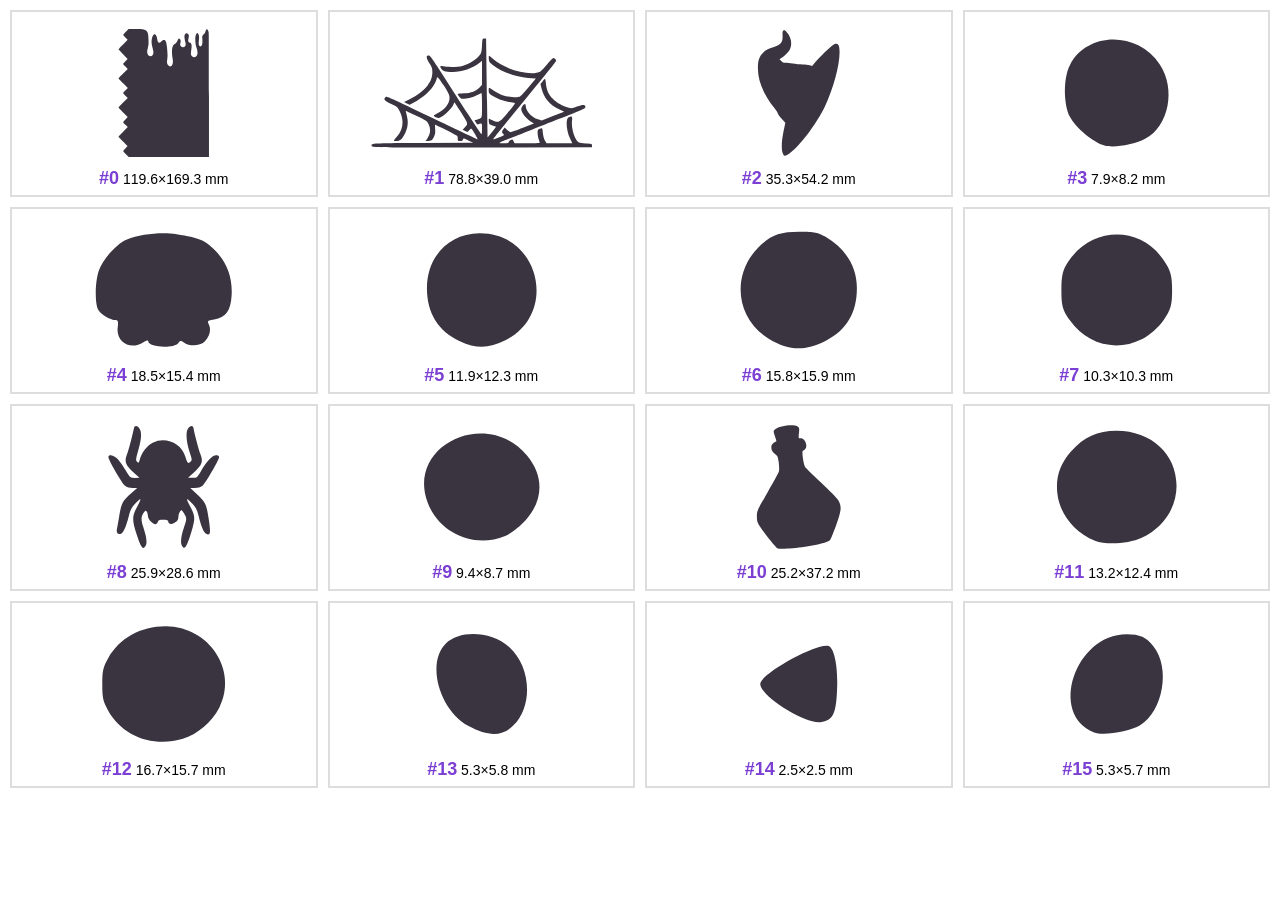
<file: outils/diag2.html>
<!doctype html><meta charset="utf-8"><title>Diag Av1 gros plan</title>
<style>body{font:14px sans-serif;background:#fff;margin:10px}
.g{display:grid;grid-template-columns:repeat(4,1fr);gap:10px}
.c{border:2px solid #ddd;padding:6px;text-align:center}
.c b{color:#7B3FD3;font-size:18px}svg{width:100%;height:150px;display:block}</style>
<div class=g id=g></div>
<script>var FULL_D='m 64.591731,200.49237 c -2.400456,-2.36265 -3.676127,-3.81029 -3.676127,-4.1717 0,-0.35219 1.058432,-1.60863 2.910417,-3.45487 1.600729,-1.59576 2.910417,-3.03603 2.910417,-3.20059 0,-0.16456 -2.678906,-2.93265 -5.953125,-6.15131 -3.289927,-3.2341 -5.953126,-6.06045 -5.953126,-6.31783 0,-0.25614 2.745577,-3.21316 6.101282,-6.57114 l 6.101281,-6.10543 -3.058572,-2.93524 c -1.947432,-1.86891 -3.058574,-3.13177 -3.058574,-3.47623 0,-0.33134 1.171772,-1.75021 3.023765,-3.6614 l 3.023765,-3.12041 -6.066474,-6.09833 c -3.671097,-3.69037 -6.070218,-6.30217 -6.075958,-6.61458 -0.0061,-0.33147 2.180088,-2.65483 6.107607,-6.49085 l 6.117091,-5.9746 -3.064898,-3.00081 c -1.949199,-1.90845 -3.064898,-3.19944 -3.064898,-3.54644 0,-0.34326 1.151828,-1.70045 3.10573,-3.65946 l 3.10573,-3.11384 -6.148438,-6.15262 c -3.381641,-3.38393 -6.148439,-6.32935 -6.148439,-6.54535 0,-0.216014 2.738944,-3.133554 6.086543,-6.483424 l 6.086542,-6.09068 -3.043834,-3.035196 c -1.771127,-1.766102 -3.043834,-3.247592 -3.043834,-3.543163 0,-0.291875 1.260469,-1.785519 2.963026,-3.511158 l 2.963026,-3.003196 -1.042612,-1.123365 c -0.573437,-0.61785 -3.276017,-3.392506 -6.005735,-6.165898 -2.915125,-2.96177 -4.963122,-5.24908 -4.963122,-5.543074 0,-0.299164 2.395022,-2.903845 5.953126,-6.474257 3.274219,-3.285547 5.953125,-6.085251 5.953125,-6.221565 0,-0.136314 -1.321232,-1.507058 -2.936071,-3.046098 -2.236145,-2.131182 -2.914186,-2.932889 -2.844271,-3.363026 0.05049,-0.310624 1.675304,-2.180996 3.610699,-4.156381 l 3.518898,-3.59161 h 8.662492 c 9.26882,0 10.259518,0.10777 13.158096,1.431363 3.69463,1.687102 4.5897,4.636991 4.60458,15.175437 0.007,4.703227 -0.0186,4.930298 -0.94146,8.466666 -0.78158,2.994975 -0.92843,3.966149 -0.83528,5.524087 0.4167,6.970028 8.212019,7.31129 8.210729,0.35945 -2.1e-4,-1.108094 -0.29933,-2.817971 -0.84031,-4.803524 -1.721919,-6.319941 -2.041509,-10.390398 -1.103699,-14.057194 1.938659,-7.580118 5.828259,-6.793263 7.035679,1.4233 0.42934,2.921719 0.8534,3.826315 2.07428,4.424889 1.16843,0.572855 2.19593,0.168069 3.23118,-1.272928 1.92124,-2.674222 4.7495,-2.805803 6.05477,-0.281691 1.00033,1.934442 2.25021,11.829898 2.26188,17.907722 0.003,1.58201 -0.19863,4.316439 -0.44816,6.076505 -0.53249,3.755975 -0.30232,5.450052 0.98119,7.221887 1.90621,2.631443 4.4183,2.460562 5.72301,-0.389297 0.96357,-2.104715 1.06643,-4.53888 0.35687,-8.445212 -0.78434,-4.318 -0.99443,-10.68959 -0.43864,-13.303147 0.57592,-2.708246 1.60063,-4.494811 3.16367,-5.51583 1.99504,-1.303211 2.53668,-1.931982 3.62296,-4.205721 1.14221,-2.390797 1.79438,-3.119076 2.67923,-2.991877 1.56152,0.224473 2.2389,2.910606 1.41711,5.619562 -0.50965,1.680001 -0.49756,2.636322 0.0478,3.785659 0.64807,1.365702 1.77365,1.978363 3.41306,1.85775 1.68972,-0.124317 2.61522,-0.786286 3.20291,-2.290892 0.44266,-1.133316 0.43759,-1.260179 -0.16417,-4.101041 -1.53438,-7.243703 -1.59258,-8.583596 -0.46049,-10.601819 1.33129,-2.373345 4.18238,-1.640194 4.96804,1.277519 0.23621,0.877195 0.18379,1.564703 -0.29089,3.815777 -0.8352,3.960729 -0.55236,4.817229 2.01631,6.105795 2.19998,1.103617 2.59822,3.489429 1.59711,9.568056 -0.83321,5.059165 -0.65061,6.619743 0.9859,8.42566 2.35343,2.597052 6.0146,1.194355 7.07578,-2.710935 0.47184,-1.736418 0.12642,-4.992354 -0.81246,-7.658417 -1.09541,-3.110506 -1.57305,-5.484673 -1.8588,-9.239346 -0.38223,-5.022328 0.19311,-8.894227 1.56596,-10.538686 0.95385,-1.142558 1.63903,-0.891349 2.52872,0.927113 0.92956,1.899955 1.07703,4.212406 0.55243,8.662785 -0.50033,4.244549 -0.29307,5.955856 0.82814,6.837805 1.33262,1.048234 2.39648,0.598577 3.25591,-1.376149 0.68752,-1.579747 0.8479,-4.926257 0.42309,-8.828168 -0.27586,-2.533781 0.0418,-3.449825 1.81096,-5.222928 1.49448,-1.497782 1.88043,-2.140028 2.50906,-4.175293 1.17735,-3.811844 2.9095,-3.407891 3.99387,0.931412 0.50831,2.034102 0.51772,3.556365 0.51772,83.794487 v 81.72275 h -53.077 -53.077002 z m 99.379089,-3.26094 c 0,-0.64737 -0.0477,-0.66312 -2.24099,-0.73925 -2.54791,-0.0884 -2.88478,-0.27975 -3.85241,-2.18784 -0.8083,-1.59389 -1.2581,-4.18209 -1.03589,-5.9606 0.19208,-1.53737 -0.0589,-1.77991 -1.20637,-1.16579 -1.14432,0.61241 -0.8761,4.61722 0.50722,7.57329 l 0.78918,1.68644 h -4.59473 -4.59473 l -0.56937,-0.92126 c -0.33363,-0.53983 -0.62551,-1.55313 -0.70498,-2.4474 -0.19646,-2.21096 -0.19197,-2.20366 -1.1351,-1.84767 -0.74092,0.27967 -0.80774,0.40574 -0.7971,1.50402 0.006,0.65932 0.18319,1.67501 0.3929,2.2571 0.2097,0.58208 0.38307,1.14763 0.38526,1.25677 0.002,0.10914 -2.02263,0.19844 -4.49961,0.19844 h -4.50359 l -0.30138,-0.66146 c -0.16576,-0.3638 -0.40916,-0.66146 -0.54089,-0.66146 -0.5015,0 -1.26305,0.56396 -1.26305,0.93535 0,0.30313 -0.38907,0.38526 -1.78594,0.37697 -1.63873,-0.01 -1.73141,-0.0393 -1.12448,-0.3591 0.36381,-0.19168 5.3049,-2.16932 10.98021,-4.39476 20.23286,-7.93381 19.31459,-7.54213 19.31459,-8.23848 0,-0.90186 -0.89348,-0.93062 -2.97861,-0.0959 -1.58181,0.63324 -1.86818,0.6718 -2.95825,0.39833 -2.16316,-0.54268 -4.37339,-1.77848 -5.68096,-3.17638 -1.55436,-1.66174 -2.24445,-3.18534 -2.45267,-5.41513 -0.0887,-0.94971 -0.23332,-1.72674 -0.32142,-1.72674 -0.0881,10e-6 -0.49404,0.41844 -0.9021,0.92986 l -0.74193,0.92984 0.40563,1.58331 c 0.87144,3.40159 2.72445,5.63727 6.06669,7.31955 l 2.00936,1.01139 -4.0068,1.55553 -4.00681,1.55553 -1.34419,-0.4247 c -2.35239,-0.74326 -4.36263,-2.97745 -4.38109,-4.86917 -0.003,-0.32742 -0.13556,-0.59531 -0.29413,-0.59531 -0.49169,0 -1.28113,1.15526 -1.29038,1.88833 -0.0134,1.06112 1.54405,3.16126 3.10623,4.18861 l 1.39525,0.91757 -3.90656,1.52983 c -2.1486,0.8414 -4.12507,1.52983 -4.39216,1.52983 -0.26708,0 -0.85424,-0.36865 -1.30481,-0.81921 l -0.8192,-0.8192 -0.47748,0.62076 c -0.58882,0.76553 -0.60728,1.11947 -0.0812,1.55612 0.22445,0.18628 0.31374,0.42854 0.19844,0.53836 -0.32508,0.30961 -3.59136,1.58279 -3.72296,1.45118 -0.0643,-0.0643 0.64034,-1.03664 1.56589,-2.16073 0.92556,-1.12409 2.51627,-3.0697 3.53492,-4.32359 1.01864,-1.25388 4.1738,-5.12216 7.01145,-8.59617 9.16139,-11.21584 10.31875,-12.67096 10.31875,-12.9734 0,-0.39731 -0.55427,-0.93246 -0.96578,-0.93246 -0.18194,0 -1.17455,1.01019 -2.2058,2.24487 -1.03126,1.23468 -2.10704,2.36905 -2.39064,2.52083 -3.39819,1.81866 -12.67694,-0.59758 -16.91,-4.40347 -0.70716,-0.63579 -1.36438,-1.15598 -1.46051,-1.15598 -0.0961,0 -0.13816,0.50195 -0.0934,1.11544 0.0722,0.99015 0.22995,1.22802 1.40428,2.11786 3.48945,2.64409 8.25083,4.40879 12.59658,4.66865 l 2.807,0.16784 -2.60876,3.16924 c -1.43482,1.74308 -2.87657,3.2717 -3.20388,3.39693 -0.96899,0.37076 -4.43756,0.0349 -6.05765,-0.58658 -0.82158,-0.31516 -2.22459,-1.04536 -3.11778,-1.62266 -0.8932,-0.5773 -1.67951,-1.04963 -1.74736,-1.04963 -0.0679,0 -0.12255,0.44648 -0.12155,0.99218 0.002,0.82176 0.1492,1.09231 0.85989,1.57509 2.08897,1.41903 5.28399,2.50935 8.17258,2.78894 0.66572,0.0644 0.56402,0.23248 -2.08278,3.44118 -3.11211,3.77281 -3.31039,3.87347 -5.59133,2.83846 -0.63436,-0.28784 -1.20709,-0.52335 -1.27274,-0.52335 -0.0657,0 -0.0824,0.44648 -0.0373,0.99218 0.076,0.91856 0.17048,1.02117 1.27275,1.38263 0.65484,0.21474 1.23209,0.41497 1.28278,0.44494 0.0507,0.03 -0.60415,0.9166 -1.45521,1.97029 l -1.54736,1.91579 -0.1904,-12.94406 c -0.10471,-7.11924 -0.22378,-15.08719 -0.26458,-17.70657 l -0.0742,-4.7625 h -0.66146 c -0.64987,0 -0.66378,0.0441 -0.79375,2.5141 -0.10802,2.05286 -0.24209,2.66792 -0.73077,3.35258 -1.22759,1.71989 -3.67412,3.26227 -6.28069,3.95959 -1.49335,0.39951 -5.31498,0.46503 -6.81443,0.11684 -1.21935,-0.28315 -1.37434,-0.0841 -0.71724,0.92131 0.59254,0.90662 1.26022,1.10014 3.94289,1.14282 3.2912,0.0524 7.26252,-1.29608 9.74034,-3.3073 l 0.8599,-0.69796 v 4.25803 4.25804 l -0.79182,0.90184 c -1.18988,1.35519 -3.15976,2.11687 -5.6864,2.19872 -1.16193,0.0376 -2.14723,0.17233 -2.18956,0.29931 -0.0423,0.12699 0.23246,0.56475 0.61063,0.97281 0.65934,0.71144 0.75861,0.73464 2.41649,0.56479 1.47234,-0.15085 3.02104,-0.70597 5.44222,-1.95072 0.10914,-0.0561 0.19844,1.86969 0.19844,4.27955 0,4.2574 -0.0169,4.39211 -0.59531,4.75308 -0.32742,0.20432 -0.92743,0.44864 -1.33335,0.54292 l -0.73804,0.17143 0.46744,0.79132 c 0.2571,0.43523 0.58921,0.74578 0.73804,0.69011 1.52398,-0.57004 1.46122,-0.63567 1.46122,1.52813 0,1.10121 -0.0893,1.9994 -0.19844,1.99597 -0.10914,-0.003 -2.2225,-3.17465 -4.69635,-7.04714 -13.33969,-20.88154 -13.50292,-21.12475 -14.17741,-21.12475 -1.01939,0 -0.92852,0.92991 0.27246,2.78805 0.93564,1.44763 1.07117,1.8487 1.06104,3.13995 -0.0146,1.86306 -0.43998,3.06 -1.69508,4.76979 -1.24698,1.69873 -3.50361,3.44443 -6.261309,4.84367 l -2.1423,1.087 0.98791,0.50682 0.9879,0.50683 1.355269,-0.72445 c 3.61605,-1.93292 6.59814,-4.66337 7.7164,-7.06526 0.35483,-0.76215 0.64632,-1.52753 0.64774,-1.70085 0.008,-0.96797 0.68147,-0.26478 2.5061,2.61648 1.70596,2.69388 2.0385,3.40001 2.0385,4.32873 0,2.12667 -1.6695,4.23282 -4.47587,5.64651 -0.61846,0.31154 -1.12448,0.66398 -1.12448,0.78318 0,0.26405 1.19432,0.83084 1.75072,0.83084 1.07781,0 4.5714,-3.21242 5.25078,-4.82819 l 0.34908,-0.83022 1.69386,2.63077 c 3.35691,5.21367 3.26502,4.93125 2.05332,6.31131 l -0.8085,0.92082 0.85976,0.44461 c 0.85325,0.44122 0.86433,0.43887 1.46216,-0.31088 0.37414,-0.46921 0.68894,-0.65728 0.83079,-0.49633 0.65772,0.74628 2.43938,3.88816 2.13131,3.75845 -0.19786,-0.0833 -6.84864,-3.23718 -14.77953,-7.00862 -18.915749,-8.99517 -17.658549,-8.44656 -18.174329,-7.93078 -0.69792,0.69792 -0.19553,1.23534 2.18133,2.33346 2.25792,1.04316 2.27088,1.05482 3.06996,2.76241 1.54917,3.31052 1.17267,6.34552 -1.1087,8.93729 -0.57723,0.65577 -1.04951,1.26334 -1.04951,1.35015 0,0.0868 0.45398,0.15784 1.00883,0.15784 1.25483,0 2.1121,-0.82391 3.09629,-2.97578 0.92066,-2.01298 1.09417,-3.87982 0.55587,-5.981 -0.23521,-0.91811 -0.42765,-1.71059 -0.42765,-1.76107 0,-0.0505 1.69664,0.71292 3.770309,1.69642 3.55591,1.6865 3.80416,1.8541 4.36562,2.94733 0.93416,1.8189 0.72466,3.6418 -0.63165,5.49614 l -0.44812,0.61266 1.16827,-0.0835 c 1.08789,-0.0778 1.2104,-0.16542 1.78053,-1.27412 0.49408,-0.96082 0.59379,-1.5098 0.51662,-2.84427 -0.0526,-0.90951 -0.0766,-1.65365 -0.0533,-1.65365 0.32256,0 7.78462,3.74935 7.9299,3.98442 0.11053,0.17885 0.1913,0.6652 0.17949,1.0808 -0.0194,0.68353 0.0622,0.75562 0.856,0.75562 0.65967,0 0.9124,-0.1335 1.01812,-0.5378 0.13573,-0.51901 0.20217,-0.50746 1.90202,0.33073 l 1.76138,0.86852 -18.01975,0.068 c -19.173495,0.0723 -18.638626,0.0354 -18.170303,1.2558 0.13503,0.35188 4.676434,0.39002 39.385083,0.33073 l 39.23245,-0.067 z M 86.917885,173.42834 c 4.262206,-3.61171 10.700316,-12.46754 13.952195,-19.19171 3.54535,-7.33098 6.35352,-17.68761 6.34371,-23.39575 -0.006,-3.59186 -0.84707,-4.45686 -2.96812,-3.05322 -1.19424,0.79031 -5.454819,4.94687 -7.561609,7.37701 l -1.35724,1.56554 -1.03057,-0.30877 c -0.56682,-0.16982 -1.96927,-0.31292 -3.11655,-0.318 -1.14728,-0.005 -3.03847,-0.18132 -4.202637,-0.39167 -1.164167,-0.21034 -2.600407,-0.38478 -3.191645,-0.38764 -0.832821,-0.004 -1.237949,-0.17531 -1.798437,-0.76034 l -0.72346,-0.75513 0.733575,-0.48065 c 1.435664,-0.94069 3.345091,-2.92 3.822296,-3.96221 1.051973,-2.29748 0.342826,-5.52739 -1.628161,-7.41572 -0.64447,-0.61744 -0.895332,-0.71472 -1.256152,-0.48712 -0.369951,0.23336 -0.435433,0.61834 -0.364892,2.14529 0.142941,3.09414 -0.626386,3.95064 -4.706158,5.23944 -1.891114,0.5974 -2.41704,0.90117 -3.588596,2.07273 -1.880485,1.88048 -2.385196,3.38569 -2.36203,7.04434 0.03405,5.37831 2.443688,11.11455 7.113219,16.93333 0.759066,0.94589 1.465548,2.06244 1.569958,2.48122 0.10441,0.41879 0.860086,1.46412 1.679279,2.32296 l 1.489443,1.56153 -0.77537,3.76246 c -0.897189,4.35358 -1.009401,7.87574 -0.303204,9.51714 0.658312,1.53012 1.313249,1.35752 4.231156,-1.11506 z m 66.670595,-17.11057 c 1.8178,-0.94002 2.38485,-3.85127 1.11433,-5.72102 -1.72564,-2.53951 -5.54493,-2.49744 -6.87557,0.0757 -0.50578,0.97807 -0.50391,2.97886 0.004,3.96049 0.4341,0.83946 1.81138,1.98445 2.64612,2.19983 0.73826,0.1905 2.22202,-0.0551 3.11141,-0.51503 z m -27.99513,-5.72294 c 0.25459,-0.34818 0.36451,-0.35293 0.7999,-0.0346 0.73734,0.53916 2.16439,0.46038 2.77813,-0.15335 0.67642,-0.67643 0.9186,-1.67289 0.56649,-2.33082 -0.25004,-0.46719 -0.17527,-0.53787 0.72043,-0.6811 1.59204,-0.25458 2.25698,-1.17667 2.37365,-3.29156 0.1336,-2.42206 -0.64425,-4.4772 -2.33425,-6.16719 -1.3286,-1.32861 -2.06578,-1.63291 -5.12869,-2.11708 -2.05108,-0.32422 -4.92098,-0.0203 -6.76137,0.71611 -1.38084,0.55251 -3.28491,2.67127 -3.82498,4.25628 -0.49002,1.43814 -0.55498,4.26308 -0.11998,5.2178 0.29752,0.65298 1.6532,1.48041 2.42555,1.48041 0.30688,0 0.3676,0.22688 0.26555,0.99219 -0.26733,2.00471 1.74752,3.16787 3.49926,2.02009 0.41864,-0.27431 0.65215,-0.31862 0.65215,-0.12377 0,0.83984 3.49695,1.02509 4.08816,0.21656 z m 35.61805,-2.24518 c 5.77101,-2.92307 3.66809,-11.61658 -2.79683,-11.56215 -3.30784,0.0278 -5.68855,2.51283 -5.68855,5.93771 0,2.69192 1.20435,4.62839 3.56107,5.72581 1.77534,0.82671 3.14778,0.79846 4.92431,-0.10137 z m -11.40575,-10.7245 c 2.88279,-1.43482 4.3019,-3.84018 4.27576,-7.24725 -0.0221,-2.87668 -1.50642,-5.28487 -4.2658,-6.92081 -1.05398,-0.62486 -1.46392,-0.70566 -3.57188,-0.70398 -2.69465,0.002 -3.87998,0.45614 -5.54924,2.12541 -3.76941,3.76941 -3.07902,9.77413 1.43531,12.48374 2.67806,1.60745 4.8266,1.68103 7.67585,0.26289 z m 15.62692,-9.78071 c 0.68815,-0.34805 1.50815,-1.07181 1.97429,-1.74258 0.67712,-0.97435 0.79703,-1.39308 0.79556,-2.77812 -10e-4,-1.37244 -0.12722,-1.81642 -0.79375,-2.80194 -2.16865,-3.20654 -6.62928,-3.14006 -8.84528,0.13182 -0.51758,0.76421 -0.64492,1.28746 -0.64492,2.65012 0,1.45655 0.11205,1.85732 0.78822,2.8194 1.58883,2.26064 4.29186,2.9524 6.72588,1.7213 z m -49.72934,-6.31911 c 0.36027,-0.67317 0.18282,-1.98506 -0.58479,-4.32336 -0.57449,-1.75001 -0.53429,-2.51346 0.18139,-3.4453 0.34789,-0.45296 0.44091,-0.47174 0.6555,-0.13229 0.13755,0.21757 0.25191,0.66889 0.25414,1.00292 0.005,0.703 1.10083,1.90621 1.73659,1.90621 0.23852,0 0.49594,-0.23813 0.57205,-0.52917 0.11183,-0.42764 0.3609,-0.52917 1.29815,-0.52917 0.86508,0 1.15976,0.10296 1.15976,0.40518 0,0.57519 0.64652,0.74969 1.36839,0.36934 0.78603,-0.41416 1.00174,-0.74674 1.01723,-1.56827 0.007,-0.3638 0.17439,-0.87495 0.37229,-1.13589 0.33486,-0.44151 0.39854,-0.41179 0.91763,0.42811 0.68588,1.10978 0.68798,1.30488 0.0345,3.20421 -0.76697,2.22925 -0.92645,3.87053 -0.4387,4.51503 0.35497,0.46904 0.44381,0.48408 0.78195,0.13229 0.58713,-0.61082 2.03211,-5.28418 2.03211,-6.57224 0,-0.82428 -0.26695,-1.62433 -0.94881,-2.84362 -0.52185,-0.93315 -0.84367,-1.69664 -0.71516,-1.69664 0.12851,0 0.68129,0.45842 1.22841,1.01871 0.78472,0.80363 1.09868,1.43208 1.48703,2.97657 0.79347,3.15562 1.36187,4.20681 2.27472,4.20681 0.4929,0 0.48523,-0.92342 -0.0346,-4.17004 -0.47924,-2.99289 -0.70122,-3.4244 -2.7173,-5.2824 l -1.50029,-1.38264 1.0888,-0.006 c 0.67588,-0.004 1.34093,-0.20475 1.75363,-0.52938 0.69952,-0.55023 3.90444,-6.10286 3.90444,-6.76456 0,-0.24064 -0.2637,-0.38539 -0.7021,-0.38539 -0.87105,0 -2.23394,1.41841 -3.53123,3.67507 -0.89057,1.54916 -0.96658,1.61082 -1.98437,1.60976 l -1.05834,-0.001 1.50198,-1.39413 c 1.80039,-1.67111 2.06866,-2.45919 1.40718,-4.13369 -0.4166,-1.054624 -1.26721,-4.237604 -1.61404,-6.039754 -0.15231,-0.79138 -0.78139,-0.75504 -1.3263,0.0766 -0.56061,0.8556 -0.37114,3.23039 0.44969,5.63616 0.52707,1.544794 0.53857,1.711784 0.14502,2.105334 -0.52602,0.52602 -0.76833,0.28285 -1.18743,-1.19159 -0.91228,-3.209514 -4.68208,-4.833604 -7.64787,-3.294804 -1.30742,0.67835 -2.58705,2.3125 -2.99386,3.823314 -0.24966,0.92715 -0.33071,1.00735 -0.67252,0.66554 -0.34182,-0.34182 -0.30751,-0.66866 0.28464,-2.712074 0.77075,-2.65967 0.85309,-4.27104 0.26143,-5.11576 -0.52941,-0.75582 -1.12943,-0.75246 -1.2963,0.007 -0.59056,2.68863 -1.21122,5.02265 -1.60609,6.039754 -0.65106,1.67697 -0.3807,2.46655 1.41541,4.13369 l 1.50198,1.39413 -1.09433,0.004 c -1.07372,0.004 -1.11481,-0.0305 -2.18213,-1.82708 -0.5983,-1.00708 -1.45446,-2.1977 -1.90259,-2.64583 -0.87991,-0.87996 -2.09699,-1.11071 -2.09699,-0.39762 0,0.68559 3.16506,6.15115 3.89422,6.72471 0.42459,0.33399 1.07903,0.53239 1.76385,0.53474 l 1.0888,0.004 -1.52966,1.34838 c -1.91563,1.68861 -2.17686,2.2011 -2.69201,5.2814 -0.22911,1.36997 -0.46934,2.72997 -0.53384,3.02222 -0.1696,0.76853 0.22897,1.27516 0.84851,1.07853 0.64068,-0.20335 1.25086,-1.50764 1.91584,-4.09526 0.39395,-1.53292 0.71831,-2.17699 1.49908,-2.97657 0.54799,-0.56119 1.09707,-1.02035 1.22019,-1.02035 0.12311,0 -0.20864,0.77332 -0.73721,1.71849 -1.2053,2.15529 -1.2256,3.14095 -0.13315,6.46634 1.07156,3.26182 1.51531,3.80533 2.1455,2.62782 z m 38.95366,-5.34929 c 0.47054,-0.1966 1.22922,-0.78307 1.68595,-1.30326 1.45011,-1.65159 1.48504,-3.57144 0.0956,-5.25701 -3.26782,-3.96443 -9.8862,-0.82262 -8.10302,3.84658 0.96374,2.52351 3.83084,3.75432 6.32142,2.71369 z m -67.454919,-5.87768 c 3.66386,-0.54534 6.94555,-1.41172 7.44726,-1.96611 0.23438,-0.25899 1.0867,-2.29989 1.89405,-4.53534 1.63377,-4.523734 1.72288,-5.667104 0.59078,-7.580244 -0.31964,-0.54017 -2.59852,-2.87928 -5.06417,-5.19802 -2.46565,-2.31875 -4.6469,-4.46603 -4.84721,-4.77175 -0.532663,-0.81295 -1.078115,-4.713674 -0.677785,-4.847117 0.769405,-0.256468 1.145815,-0.954667 0.999785,-1.854515 -0.18749,-1.155388 -0.858542,-1.905513 -1.704648,-1.905513 -0.646298,0 -0.655164,-0.02852 -0.492554,-1.58428 0.155366,-1.486466 0.12459,-1.611143 -0.498522,-2.019422 -1.171329,-0.767485 -5.650881,-0.126685 -6.742013,0.964446 -0.492122,0.492122 -0.491791,0.529259 0.01786,2.010606 0.285588,0.830075 0.489175,1.525725 0.452419,1.545892 -1.269603,0.696566 -1.52204,1.008205 -1.52204,1.87901 0,0.891278 0.291267,1.312698 1.670934,2.41759 0.462939,0.370742 0.875774,3.895943 0.570817,4.874223 -0.107595,0.34516 -1.637876,3.12787 -3.400626,6.18381 -3.13642,5.43736 -3.205017,5.59072 -3.205874,7.167114 -7.41e-4,1.34525 0.13559,1.83039 0.826767,2.94226 1.070795,1.72255 4.729668,6.31869 5.326203,6.69058 0.556906,0.34719 4.589005,0.14785 8.358557,-0.41322 z m 61.689519,-2.85364 c 2.37162,-1.1044 3.83453,-3.28966 3.83453,-5.72788 0,-3.513664 -2.78014,-6.077044 -6.59719,-6.082834 -2.14018,-0.003 -3.59441,0.66181 -5.04125,2.30551 -1.23872,1.40725 -1.70801,2.870244 -1.49622,4.664324 0.26554,2.24926 1.89329,4.28192 4.13883,5.16835 1.25061,0.49367 3.73669,0.33594 5.1613,-0.32747 z m 11.7282,-10.105004 c 1.93423,-0.5744 3.95904,-2.30435 4.93792,-4.21885 2.58021,-5.04637 -1.342,-11.03485 -7.25097,-11.070879 -3.3702,-0.02056 -6.3217,1.61607 -7.82957,4.341529 -0.69624,1.25845 -0.79375,1.69472 -0.79375,3.55136 0,1.85168 0.0983,2.29406 0.78485,3.53366 1.9261,3.47742 6.10081,5.06611 10.15152,3.86318 z M 81.281791,59.919398 c 1.155716,-1.155716 1.030819,-3.413591 -0.252838,-4.570794 -1.025705,-0.924663 -2.883562,-1.024056 -3.709181,-0.198437 -1.137079,1.137078 -0.369859,3.891608 1.339231,4.808201 1.163944,0.624232 1.971588,0.61223 2.622788,-0.03897 z m 1.728835,-6.583066 c 0.01585,-0.655709 -0.104711,-1.203249 -0.279725,-1.270408 -0.350861,-0.134638 -2.236129,0.907616 -2.236129,1.236226 0,0.396555 1.447795,1.314521 1.971604,1.250085 0.418306,-0.05146 0.521687,-0.282422 0.54425,-1.215903 z m -2.249519,-1.688246 c 1.330251,-0.830755 1.749629,-3.290186 0.772795,-4.53203 -0.420195,-0.534191 -0.782915,-0.69714 -1.551818,-0.69714 -2.966961,0 -4.496917,4.61925 -1.868562,5.641568 0.513855,0.199868 2.050444,-0.03948 2.647585,-0.412398 z';
</script>
<script src="subpaths.js"></script>
<script>
var subs = SubPaths.split(FULL_D);
var g = document.getElementById('g');
var NS = 'http://www.w3.org/2000/svg';
// mesure d'abord les bbox via un svg hors-écran
var probe = document.createElementNS(NS, 'svg');
probe.setAttribute('style', 'position:absolute;left:-9999px;width:210px;height:297px');
document.body.appendChild(probe);
var boxes = subs.map(function (d) {
  var p = document.createElementNS(NS, 'path');
  p.setAttribute('d', d);
  probe.appendChild(p);
  var bb = p.getBBox();
  return { x: bb.x, y: bb.y, w: bb.width, h: bb.height };
});
subs.forEach(function (d, i) {
  var b = boxes[i], m = Math.max(b.w, b.h) * 0.08 + 1;
  var vb = [b.x - m, b.y - m, b.w + 2 * m, b.h + 2 * m].join(' ');
  var div = document.createElement('div');
  div.className = 'c';
  div.innerHTML =
    '<svg viewBox="' + vb + '" xmlns="' + NS + '"><path d="' + d + '" fill="#3A3440"/></svg>' +
    '<b>#' + i + '</b> ' + b.w.toFixed(1) + '\u00d7' + b.h.toFixed(1) + ' mm';
  g.appendChild(div);
});
</script>
</file>
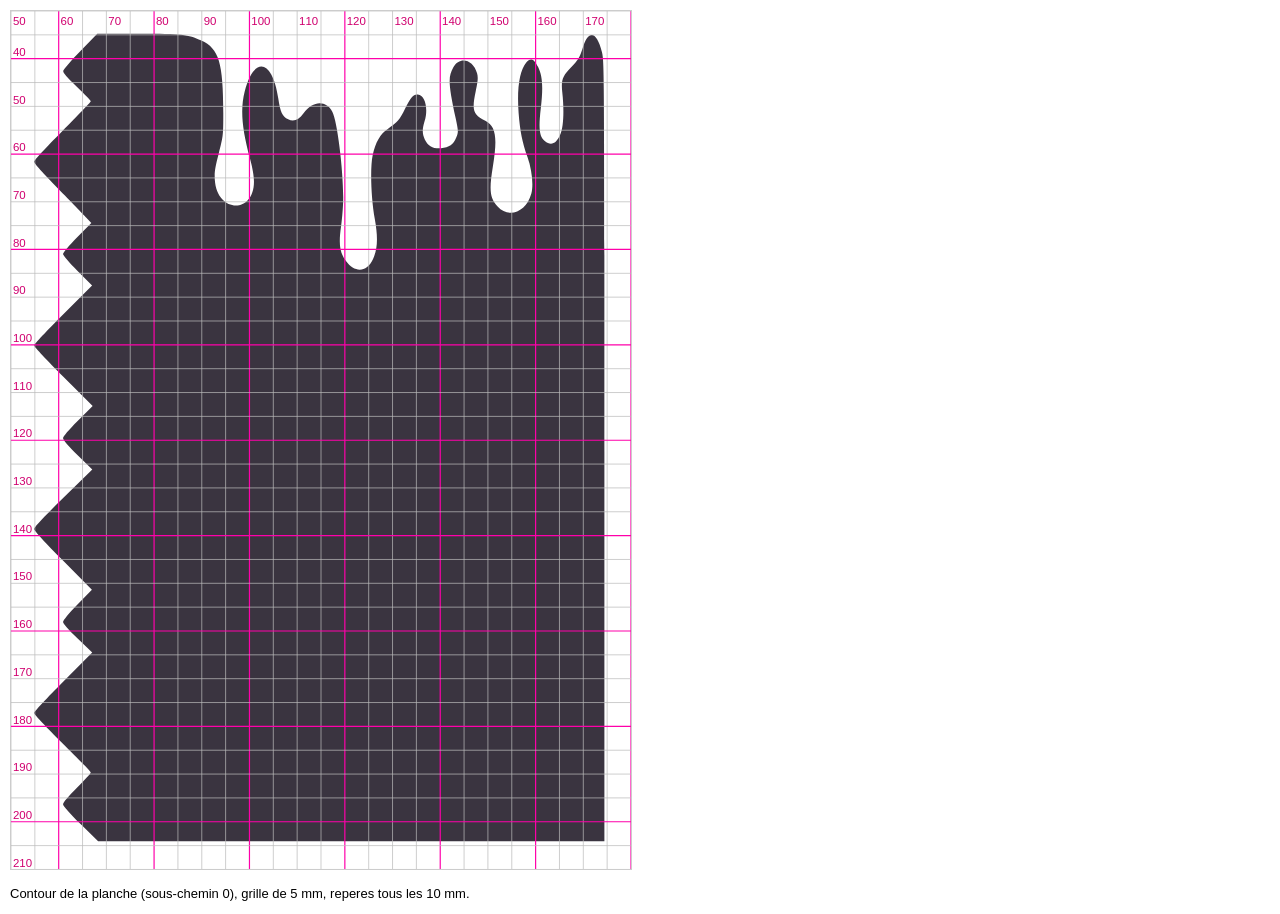
<file: outils/diag3.html>
<!doctype html><meta charset="utf-8"><title>Reperage des bandes</title>
<style>
  body { font: 13px sans-serif; background: #fff; margin: 10px; }
  svg { width: 620px; height: auto; border: 1px solid #ccc; }
  .g { stroke: #bbb; stroke-width: .15; }
  .g5 { stroke: #f0a; stroke-width: .25; }
  .t { font: 2.4px sans-serif; fill: #d0006f; }
</style>
<div id="sortie"></div>
<script src="subpaths.js"></script>
<script>
fetch('av1.d.txt').then(function (r) { return r.text(); }).then(function (d) {
  var subs = SubPaths.split(d.trim());
  var contour = subs[0];
  var NS = 'http://www.w3.org/2000/svg';
  var x0 = 50, y0 = 30, x1 = 180, y1 = 210;

  var g = '';
  for (var x = x0; x <= x1; x += 5) {
    g += '<line class="' + (x % 20 === 0 ? 'g5' : 'g') + '" x1="' + x + '" y1="' + y0 +
         '" x2="' + x + '" y2="' + y1 + '"/>';
    if (x % 10 === 0) g += '<text class="t" x="' + (x + .4) + '" y="' + (y0 + 3) + '">' + x + '</text>';
  }
  for (var y = y0; y <= y1; y += 5) {
    g += '<line class="' + (y % 20 === 0 ? 'g5' : 'g') + '" x1="' + x0 + '" y1="' + y +
         '" x2="' + x1 + '" y2="' + y + '"/>';
    if (y % 10 === 0) g += '<text class="t" x="' + (x0 + .4) + '" y="' + (y - .6) + '">' + y + '</text>';
  }

  document.getElementById('sortie').innerHTML =
    '<svg viewBox="' + [x0, y0, x1 - x0, y1 - y0].join(' ') + '" xmlns="' + NS + '">' +
      '<path d="' + contour + '" fill="#3A3440"/>' + g +
    '</svg>' +
    '<p>Contour de la planche (sous-chemin 0), grille de 5 mm, reperes tous les 10 mm.</p>';
});
</script>
</file>
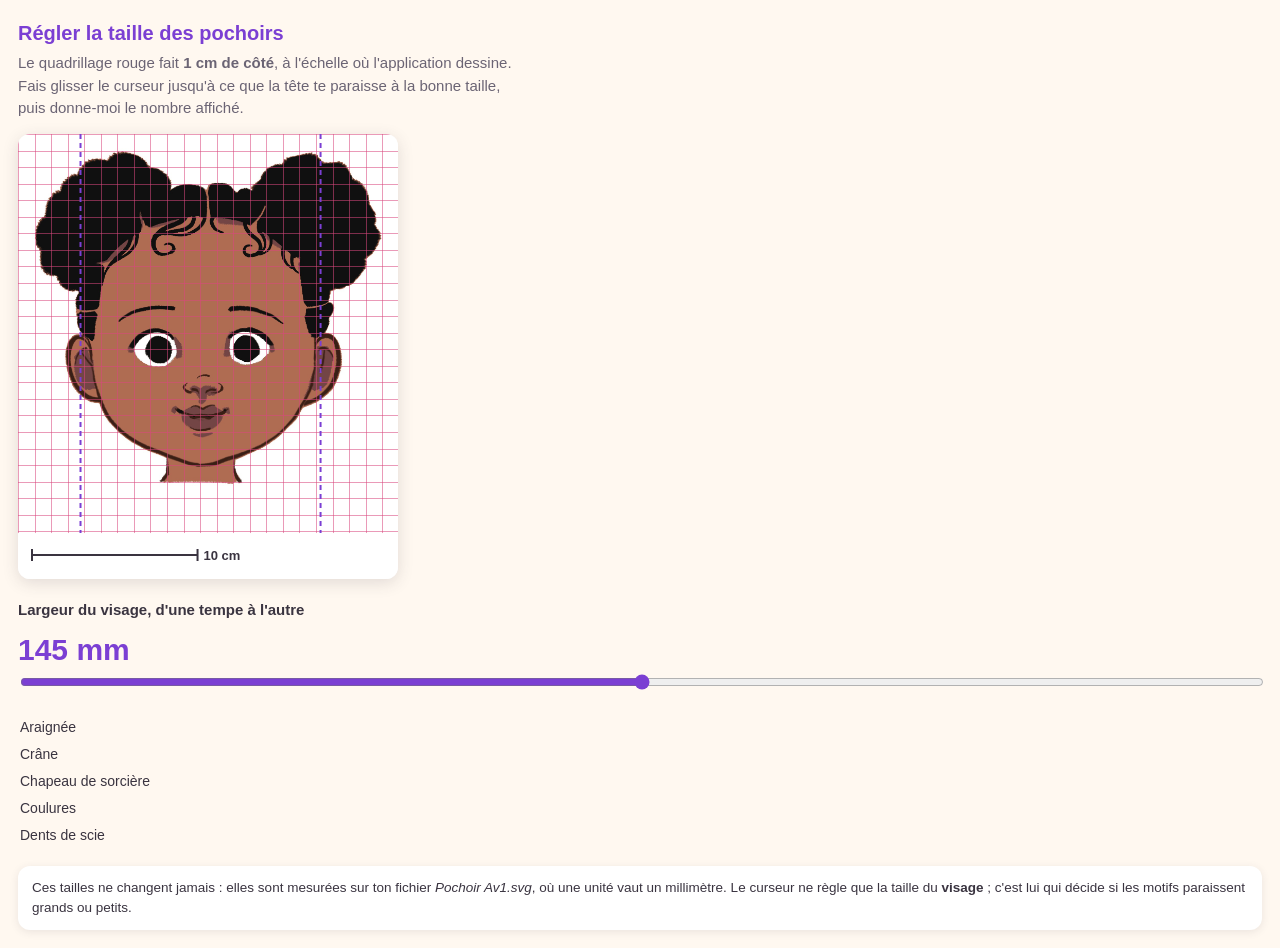
<file: outils/echelle.html>
<!doctype html>
<html lang="fr">
<head>
<meta charset="utf-8">
<title>Regler la taille des pochoirs</title>
<style>
  body { font: 15px/1.5 Nunito, Segoe UI, sans-serif; background: #FFF8F0; color: #3A3440;
         margin: 0; padding: 18px; }
  h1 { font-size: 20px; margin: 0 0 4px; color: #7B3FD3; }
  p  { margin: 0 0 14px; color: #6B6474; max-width: 60ch; }
  .zone { display: flex; gap: 20px; flex-wrap: wrap; align-items: flex-start; }
  canvas { background: #fff; border-radius: 12px; box-shadow: 0 4px 16px rgba(58,52,64,.15); }
  .reglages { min-width: 280px; }
  label { font-weight: 800; display: block; margin-bottom: 6px; }
  input[type=range] { width: 100%; accent-color: #7B3FD3; }
  .valeur { font-size: 30px; font-weight: 800; color: #7B3FD3; }
  .mesures { margin-top: 16px; font-size: 14px; }
  .mesures td { padding: 2px 10px 2px 0; }
  .mesures td:last-child { font-weight: 700; text-align: right; }
  .note { background: #fff; border-radius: 12px; padding: 12px 14px; margin-top: 16px;
          font-size: 13.5px; box-shadow: 0 2px 8px rgba(58,52,64,.1); }
</style>
</head>
<body>

<h1>Régler la taille des pochoirs</h1>
<p>
  Le quadrillage rouge fait <strong>1 cm de côté</strong>, à l'échelle où
  l'application dessine. Fais glisser le curseur jusqu'à ce que la tête te
  paraisse à la bonne taille, puis donne-moi le nombre affiché.
</p>

<div class="zone">
  <canvas id="toile" width="380" height="500"></canvas>

  <div class="reglages">
    <label for="curseur">Largeur du visage, d'une tempe à l'autre</label>
    <div class="valeur"><span id="mm">145</span> mm</div>
    <input id="curseur" type="range" min="90" max="200" step="1" value="145">

    <table class="mesures">
      <tr><td>Araignée</td><td id="m-araignee"></td></tr>
      <tr><td>Crâne</td><td id="m-crane"></td></tr>
      <tr><td>Chapeau de sorcière</td><td id="m-chapeau"></td></tr>
      <tr><td>Coulures</td><td id="m-coulures"></td></tr>
      <tr><td>Dents de scie</td><td id="m-dents"></td></tr>
    </table>

    <div class="note">
      Ces tailles ne changent jamais : elles sont mesurées sur ton fichier
      <em>Pochoir Av1.svg</em>, où une unité vaut un millimètre. Le curseur ne
      règle que la taille du <strong>visage</strong> ; c'est lui qui décide si
      les motifs paraissent grands ou petits.
    </div>
  </div>
</div>

<script src="../vendor/react.production.min.js"></script>
<script src="../app/subpaths.js"></script>
<script src="../app/planches.js"></script>
<script src="../app/donnees.js"></script>
<script src="../app/formes.js"></script>
<script src="../app/rendu.js"></script>
<script>
(function () {
  var toile = document.getElementById('toile');
  var ctx = toile.getContext('2d');
  var curseur = document.getElementById('curseur');
  var visage = VISAGES[0];
  var image = new Image();
  image.src = '../' + visage.image;

  function couleurDe(id) {
    for (var i = 0; i < COULEURS.length; i++) if (COULEURS[i].id === id) return COULEURS[i].hex;
    return '#000';
  }

  function mesure(id) {
    var f = Formes.get('av1', id);
    return f.largeurMm.toFixed(0) + ' × ' + f.hauteurMm.toFixed(0) + ' mm';
  }

  function dessiner() {
    LARGEUR_VISAGE_MM = parseFloat(curseur.value);
    document.getElementById('mm').textContent = curseur.value;

    var rep = Rendu.repere(visage);
    var e = toile.width / rep.largeurMm;
    var hauteur = rep.hauteurMm * e;
    // le cadre suit les proportions du visage, plus la place de la règle
    if (toile.height !== Math.round(hauteur) + 46) toile.height = Math.round(hauteur) + 46;

    ctx.setTransform(1, 0, 0, 1, 0, 0);
    ctx.clearRect(0, 0, toile.width, toile.height);
    ctx.fillStyle = '#fff';
    ctx.fillRect(0, 0, toile.width, toile.height);
    Rendu.fond(ctx, image, rep, toile.width);

    // quelques motifs, posés sur le visage
    var dessin = { elements: [
      { id: 1, type: 'forme', setId: 'av1', formeId: 'coulures', couleurId: 'violet',
        x: rep.largeurMm * 0.5, y: rep.hauteurMm * 0.30, rot: 0 },
      { id: 2, type: 'forme', setId: 'av1', formeId: 'araignee', couleurId: 'noir',
        x: rep.largeurMm * 0.30, y: rep.hauteurMm * 0.52, rot: 0 },
      { id: 3, type: 'forme', setId: 'av1', formeId: 'crane', couleurId: 'blanc',
        x: rep.largeurMm * 0.70, y: rep.hauteurMm * 0.55, rot: 0 },
      { id: 4, type: 'forme', setId: 'av1', formeId: 'dents', couleurId: 'rouge',
        x: rep.largeurMm * 0.5, y: rep.hauteurMm * 0.74, rot: 0 }
    ] };
    var tampon = document.createElement('canvas');
    tampon.width = toile.width; tampon.height = toile.height;
    Rendu.maquillage(ctx, dessin, e, couleurDe, null, tampon);

    // quadrillage centimétrique
    ctx.save();
    ctx.strokeStyle = 'rgba(217,72,126,.55)';
    ctx.lineWidth = 1;
    ctx.beginPath();
    for (var x = 0; x <= rep.largeurMm; x += 10) {
      ctx.moveTo(Math.round(x * e) + .5, 0);
      ctx.lineTo(Math.round(x * e) + .5, hauteur);
    }
    for (var y = 0; y <= rep.hauteurMm; y += 10) {
      ctx.moveTo(0, Math.round(y * e) + .5);
      ctx.lineTo(toile.width, Math.round(y * e) + .5);
    }
    ctx.stroke();

    // repères des tempes
    var v = visage.visage;
    var mmParPx = LARGEUR_VISAGE_MM / (v.droite - v.gauche);
    ctx.strokeStyle = '#7B3FD3';
    ctx.lineWidth = 2;
    ctx.setLineDash([5, 4]);
    [v.gauche, v.droite].forEach(function (px) {
      ctx.beginPath();
      ctx.moveTo(px * mmParPx * e, 0);
      ctx.lineTo(px * mmParPx * e, hauteur);
      ctx.stroke();
    });
    ctx.setLineDash([]);

    // règle de 10 cm
    var y0 = hauteur + 22;
    ctx.strokeStyle = '#3A3440';
    ctx.lineWidth = 2;
    ctx.beginPath();
    ctx.moveTo(14, y0); ctx.lineTo(14 + 100 * e, y0);
    ctx.moveTo(14, y0 - 6); ctx.lineTo(14, y0 + 6);
    ctx.moveTo(14 + 100 * e, y0 - 6); ctx.lineTo(14 + 100 * e, y0 + 6);
    ctx.stroke();
    ctx.fillStyle = '#3A3440';
    ctx.font = 'bold 13px Nunito, sans-serif';
    ctx.fillText('10 cm', 20 + 100 * e, y0 + 5);
    ctx.restore();

    ['araignee', 'crane', 'chapeau', 'coulures', 'dents'].forEach(function (id) {
      document.getElementById('m-' + id).textContent = mesure(id);
    });
  }

  image.onload = function () { Formes.init(); dessiner(); };
  curseur.addEventListener('input', dessiner);
})();
</script>
</body>
</html>
</file>
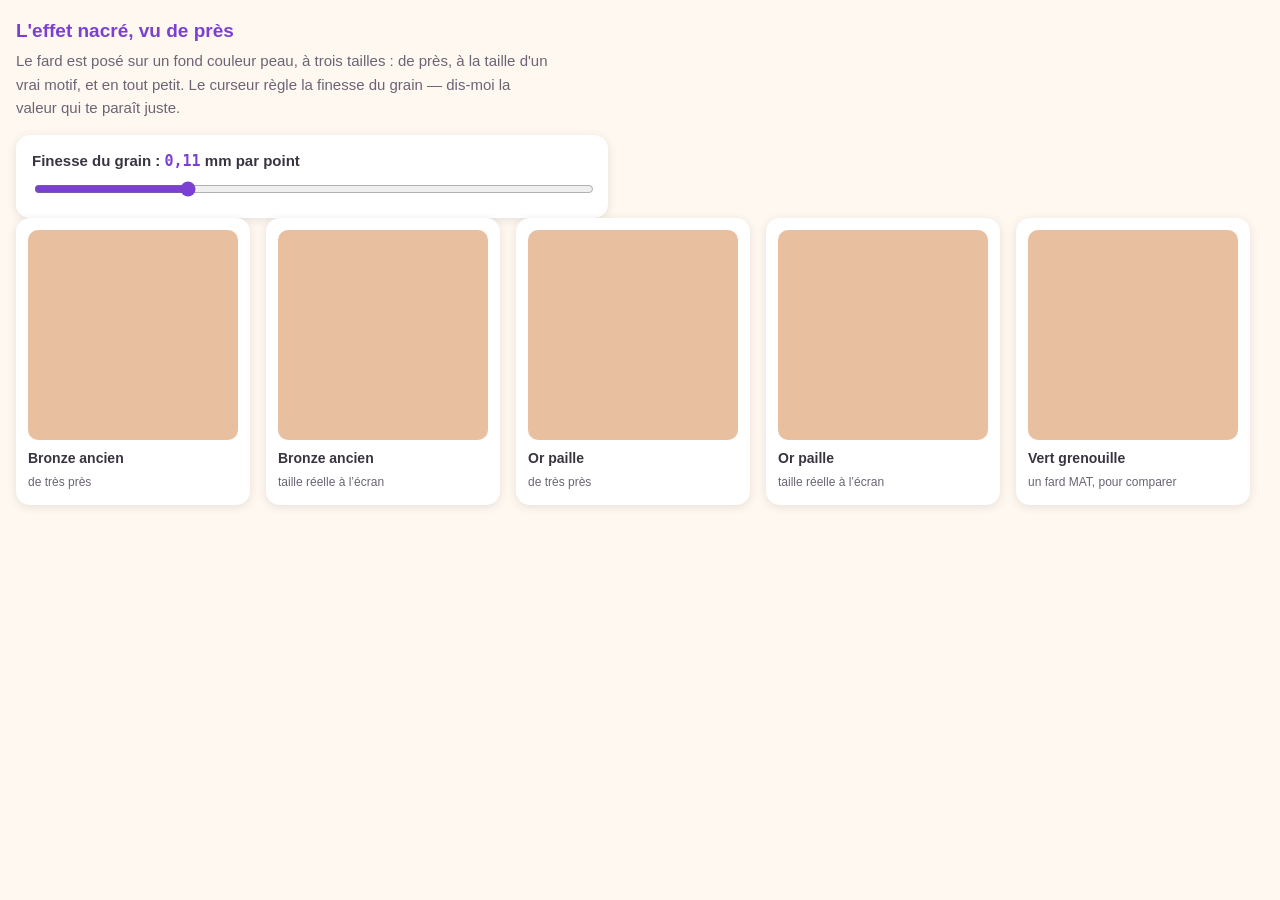
<file: outils/nacre.html>
<!doctype html>
<html lang="fr">
<head>
<meta charset="utf-8">
<title>Effet nacré, en grand</title>
<style>
  body { font: 15px/1.55 Nunito, "Segoe UI", sans-serif; background: #FFF8F0;
         color: #3A3440; margin: 0; padding: 16px; }
  h2 { font-size: 19px; margin: 0 0 4px; color: #7B3FD3; }
  p.sous { margin: 0 0 16px; color: #6B6474; max-width: 64ch; }
  .rangee { display: flex; gap: 16px; flex-wrap: wrap; margin-bottom: 22px; }
  .c { background: #fff; border-radius: 14px; padding: 12px;
       box-shadow: 0 2px 10px rgba(58,52,64,.12); }
  .c canvas { display: block; border-radius: 10px; }
  .c b { display: block; margin-top: 8px; font-size: 14px; }
  .c span { font-size: 12px; color: #6B6474; }
  .reglage { background: #fff; border-radius: 14px; padding: 14px 16px; max-width: 560px;
             box-shadow: 0 2px 10px rgba(58,52,64,.12); }
  .reglage label { font-weight: 800; display: block; margin-bottom: 6px; }
  .reglage input { width: 100%; accent-color: #7B3FD3; }
  .val { font-family: Consolas, monospace; color: #7B3FD3; font-weight: 700; }
</style>
</head>
<body>

<h2>L'effet nacré, vu de près</h2>
<p class="sous">
  Le fard est posé sur un fond couleur peau, à trois tailles : de près, à la
  taille d'un vrai motif, et en tout petit. Le curseur règle la finesse du
  grain — dis-moi la valeur qui te paraît juste.
</p>

<div class="reglage">
  <label>Finesse du grain : <span class="val" id="v">0,11</span> mm par point</label>
  <input id="f" type="range" min="0.04" max="0.30" step="0.01" value="0.11">
</div>

<div class="rangee" id="r"></div>

<script src="../vendor/react.production.min.js"></script>
<script src="../app/subpaths.js"></script>
<script src="../app/planches.js"></script>
<script src="../app/donnees.js"></script>
<script src="../app/formes.js"></script>
<script src="../app/rendu.js"></script>
<script>
var PEAU = '#E8C0A0';
var CAS = [
  { id: 'bronze', ech: 9,   note: 'de très près' },
  { id: 'bronze', ech: 3.5, note: 'taille réelle à l’écran' },
  { id: 'or',     ech: 9,   note: 'de très près' },
  { id: 'or',     ech: 3.5, note: 'taille réelle à l’écran' },
  { id: 'vert',   ech: 9,   note: 'un fard MAT, pour comparer' }
];

function couleurDe(id) {
  for (var i = 0; i < COULEURS.length; i++) if (COULEURS[i].id === id) return COULEURS[i].hex;
  return '#000';
}
function nom(id) {
  for (var i = 0; i < COULEURS.length; i++) if (COULEURS[i].id === id) return COULEURS[i].nom;
  return id;
}

function dessiner() {
  Formes.init();
  var r = document.getElementById('r');
  r.innerHTML = '';
  CAS.forEach(function (cas) {
    var d = document.createElement('div');
    d.className = 'c';
    var c = document.createElement('canvas');
    c.width = 210; c.height = 210;
    var ctx = c.getContext('2d');
    ctx.fillStyle = PEAU;
    ctx.fillRect(0, 0, c.width, c.height);

    var f = Formes.get('av1', 'fiole');
    var el = { id: 1, type: 'forme', setId: 'av1', formeId: 'fiole',
               couleurId: cas.id, x: 0, y: 0, rot: 0, zoom: 1 };
    ctx.save();
    ctx.translate(c.width / 2, c.height / 2);
    ctx.translate(-el.x * cas.ech, -el.y * cas.ech);
    Rendu.corps(ctx, el, cas.ech, couleurDe);
    ctx.restore();

    d.appendChild(c);
    var b = document.createElement('b');
    b.textContent = nom(cas.id);
    d.appendChild(b);
    var s = document.createElement('span');
    s.textContent = cas.note;
    d.appendChild(s);
    r.appendChild(d);
  });
}

document.getElementById('f').addEventListener('input', function (e) {
  var v = parseFloat(e.target.value);
  document.getElementById('v').textContent = v.toFixed(2).replace('.', ',');
  Rendu.reglerGrain(v);
  dessiner();
});
dessiner();
</script>
</body>
</html>
</file>
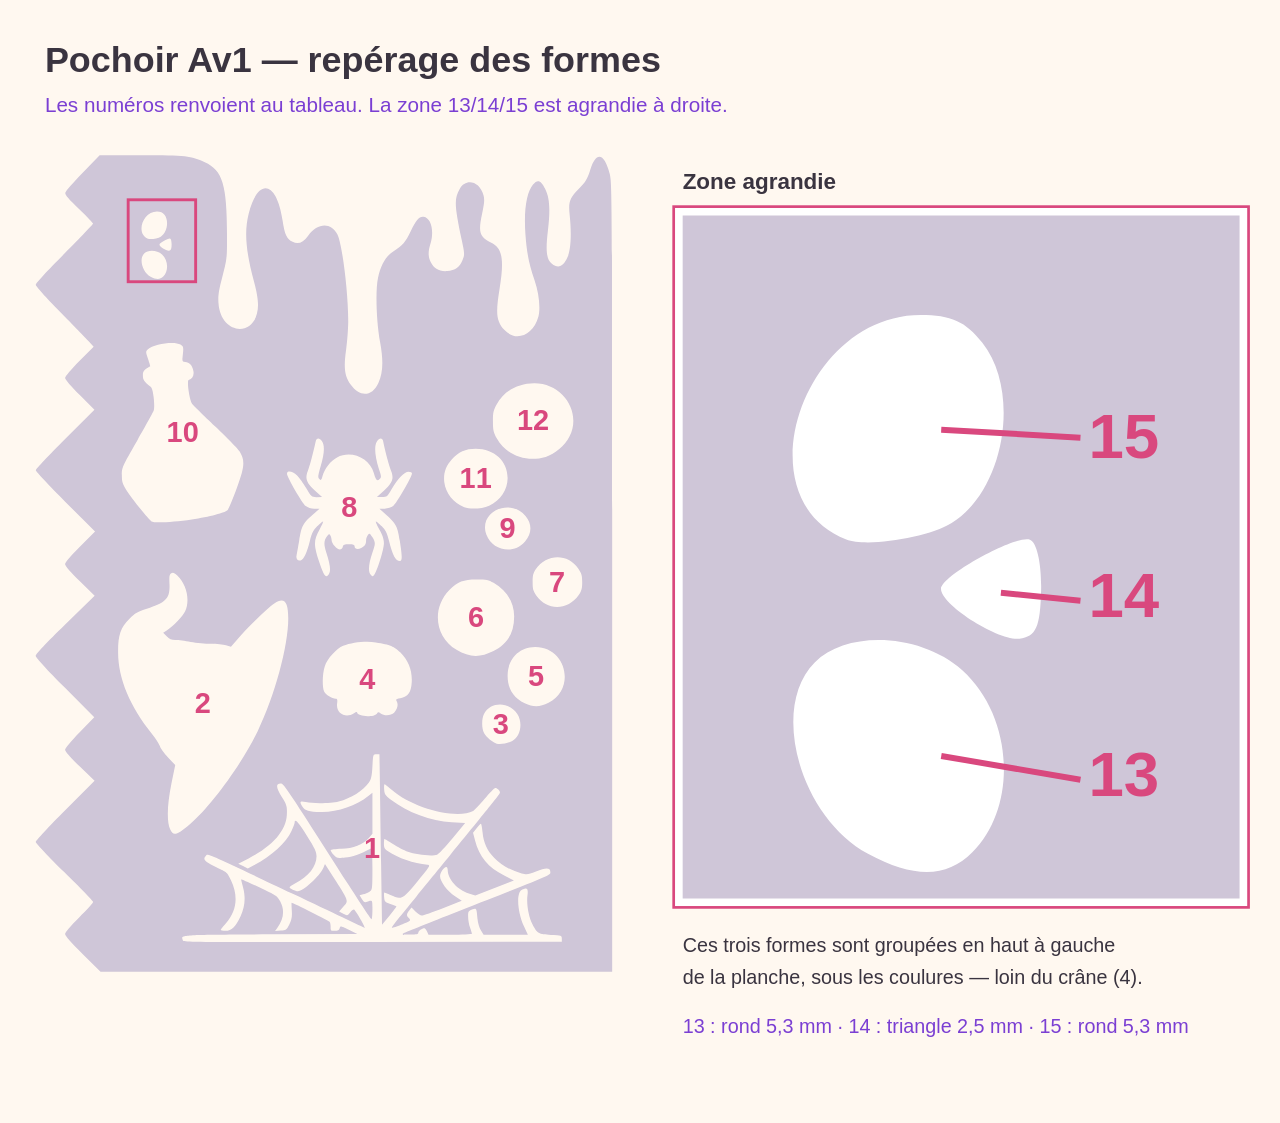
<file: outils/planche-numerotee.html>
<!doctype html><meta charset="utf-8"><title>Planche numerotee</title>
<style>body{margin:0;background:#fff}img{width:100%;height:auto;display:block}</style>
<img src="planche-numerotee.svg" alt="planche">
</file>
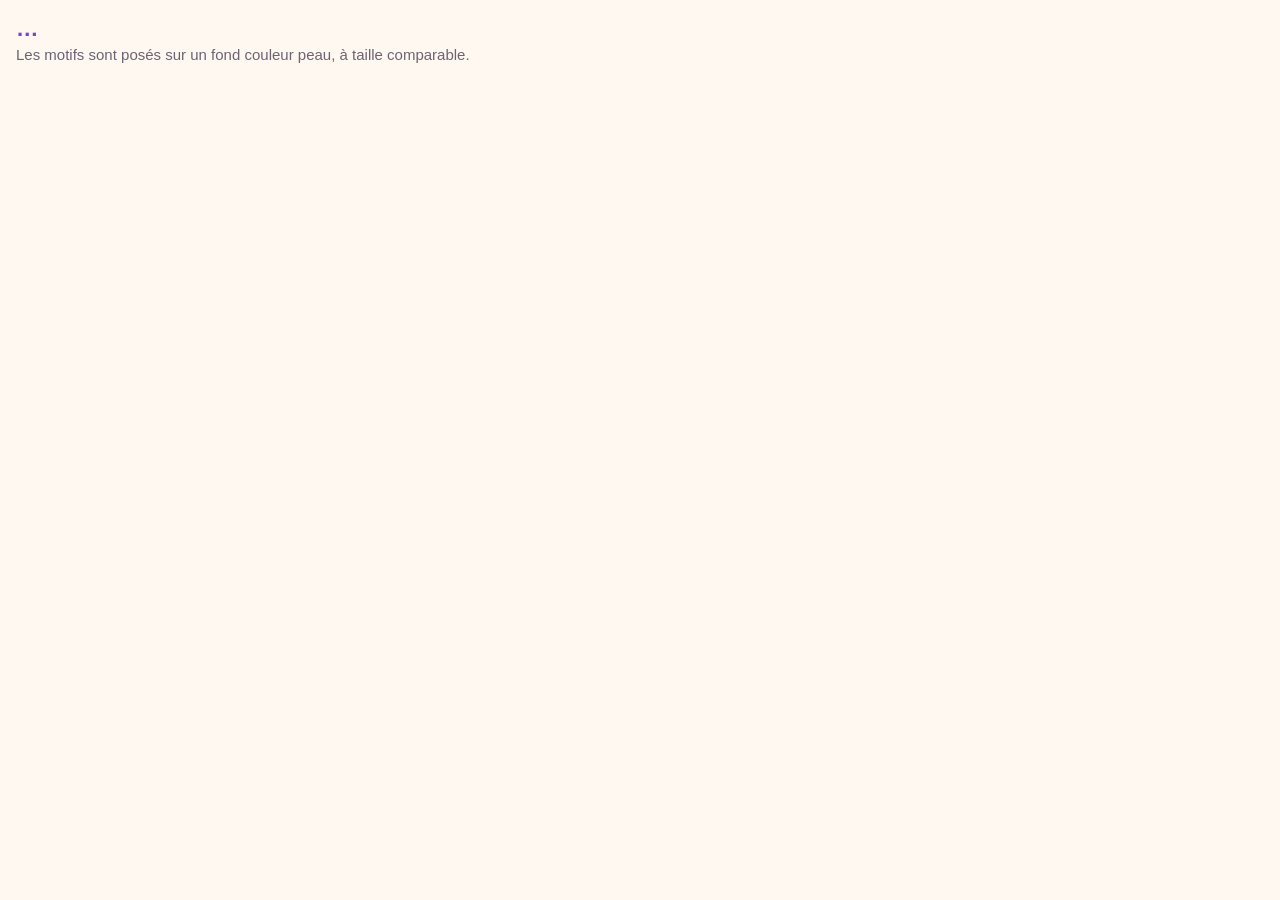
<file: outils/vignettes.html>
<!doctype html>
<html lang="fr">
<head>
<meta charset="utf-8">
<title>Les formes en grand</title>
<style>
  body { font: 15px Nunito, sans-serif; background: #FFF8F0; color: #3A3440; margin: 16px; }
  h2 { color: #7B3FD3; margin: 0 0 4px; }
  p.sous { color: #6B6474; margin: 0 0 16px; }
  .g { display: flex; gap: 14px; flex-wrap: wrap; }
  .c { background: #fff; border-radius: 12px; padding: 10px;
       box-shadow: 0 2px 10px rgba(58,52,64,.12); }
  .c canvas { display: block; background: #E8C0A0; border-radius: 8px; }
  .c b { display: block; text-align: center; margin-top: 7px; }
  .c span { display: block; text-align: center; font-size: 12px; color: #6B6474; }
</style>
</head>
<body>
<h2 id="t">…</h2>
<p class="sous">Les motifs sont posés sur un fond couleur peau, à taille comparable.</p>
<div class="g" id="g"></div>

<script src="../vendor/react.production.min.js"></script>
<script src="../app/subpaths.js"></script>
<script src="../app/planches.js"></script>
<script src="../app/donnees.js"></script>
<script src="../app/formes.js"></script>
<script src="../app/rendu.js"></script>
<script>
var quelle = new URLSearchParams(location.search).get('p') || '1v1';
Formes.init();
var set = Formes.sets().filter(function (s) { return s.id === quelle; })[0];
document.getElementById('t').textContent = set.nom + ' — ' + set.formes.length + ' tampons';

function couleurDe(id) {
  for (var i = 0; i < COULEURS.length; i++) if (COULEURS[i].id === id) return COULEURS[i].hex;
  return '#000';
}
var g = document.getElementById('g');
set.formes.forEach(function (f) {
  var d = document.createElement('div');
  d.className = 'c';
  var CASE = 230;
  var c = document.createElement('canvas');
  c.width = CASE; c.height = CASE;
  var ctx = c.getContext('2d');
  var t = document.createElement('canvas');
  t.width = CASE; t.height = CASE;
  // chaque motif est mis à l'échelle pour occuper la case
  var e = (CASE - 26) / Math.max(f.largeurMm, f.hauteurMm);
  var el = { id: 1, type: 'forme', setId: set.id, formeId: f.id,
             couleurId: 'noir', x: 0, y: 0, rot: 0, zoom: 1, gommes: [] };
  ctx.save();
  ctx.translate(CASE / 2, CASE / 2);
  Rendu.maquillage(ctx, { elements: [el] }, e, couleurDe, null, t);
  ctx.restore();
  d.appendChild(c);
  var b = document.createElement('b'); b.textContent = f.nom; d.appendChild(b);
  var s = document.createElement('span');
  s.textContent = f.largeurMm.toFixed(0) + ' × ' + f.hauteurMm.toFixed(0) + ' mm';
  d.appendChild(s);
  g.appendChild(d);
});
</script>
</body>
</html>
</file>
<file: styles.css>
/* ------------------------------------------------------------------ base */
:root {
  --violet:   #7B3FD3;
  --violet-c: #9B5DE5;
  --rose:     #D9487E;
  /* Le rose de la charte, éclairci, pour le survol — comme --violet-c l'est
     pour le violet. Il ne remplace jamais --rose, il l'accompagne. */
  --rose-c:   #E86395;
  --jaune:    #FFD166;
  --fond:     #FFF8F0;
  --encre:    #3A3440;
  --encre-d:  #6B6474;
  --blanc:    #FFFFFF;
  --trait:    #E8DFD4;
  --ombre:    0 2px 8px rgba(58, 52, 64, .10);
  --ombre-f:  0 6px 24px rgba(58, 52, 64, .16);
  --r:        14px;
}

* { box-sizing: border-box; -webkit-tap-highlight-color: transparent; }

html, body {
  margin: 0; padding: 0; height: 100%;
  /* Hauteur « petite » du navigateur : elle ignore la barre d'adresse qui se
     rétracte au défilement. Sans ça, sur téléphone, la page change de hauteur
     en cours de route et le dessin est recalculé, donc il saute. */
  height: 100svh;
  background: var(--fond);
  color: var(--encre);
  font-family: Nunito, "Segoe UI", system-ui, sans-serif;
  overscroll-behavior: none;
  /* LA PAGE ELLE-MÊME NE DÉFILE JAMAIS. C'est une application qui occupe
     l'écran, pas un document qu'on parcourt : une barre de défilement sur la
     page ne peut être qu'un accident.

     Et l'accident arrivait. Sur un écran réglé à 150 %, la hauteur de fenêtre
     tombe entre deux pixels ; toute boîte calée sur cette hauteur est arrondie
     vers le haut, dépasse d'un pixel, et une barre verticale apparaît — qui,
     en mangeant sa largeur, en fait surgir une horizontale à sa suite. Deux
     barres pour un pixel.

     Le défilement dont l'application a vraiment besoin — la galerie sur un
     téléphone, quand les cartes passent à trois rangées — se produit dans
     #racine, juste en dessous. */
  overflow: hidden;
}

h1, h2, h3, .titre {
  font-family: "Luckiest Guy", Nunito, sans-serif;
  font-weight: 400;
  letter-spacing: .4px;
  line-height: 1.15;
  margin: 0;
}

button { font-family: inherit; font-size: inherit; cursor: pointer; border: 0; background: none; color: inherit; }
button:disabled { cursor: default; }

#racine { height: 100%; overflow-y: auto; }

/* --------------------------------------------------------------- boutons */
.btn {
  display: inline-flex; align-items: center; justify-content: center; gap: .5em;
  padding: .75em 1.35em; border-radius: 999px;
  font-weight: 800; font-size: 1rem;
  transition: transform .12s ease, box-shadow .12s ease, background .12s ease;
}
.btn:active { transform: translateY(1px) scale(.985); }
.btn-primaire { background: var(--violet); color: #fff; box-shadow: var(--ombre); }
.btn-primaire:hover { background: var(--violet-c); }
.btn-secondaire { background: var(--blanc); color: var(--violet); box-shadow: var(--ombre); }
.btn-secondaire:hover { background: #F6F0FF; }
.btn-rose { background: var(--rose); color: #fff; box-shadow: var(--ombre); }
.btn-rose:hover { background: var(--rose-c); }
.btn-fantome { color: var(--encre-d); }
.btn-fantome:hover { color: var(--violet); }
.btn:disabled { opacity: .35; }

/* --------------------------------------------------------------- ecran 1 */
.accueil {
  /* Deux pixels de moins que son cadre, pour la même raison que la galerie :
     voir la note sur l'arrondi, en haut de ce fichier. */
  min-height: calc(100% - 2px); display: flex; flex-direction: column;
  align-items: center; justify-content: center; gap: 1.4rem;
  text-align: center; padding: 2rem 1.4rem;
  background: var(--fond);
}
/* Le logo complet est bien plus haut que l'ancien lettrage (800 × 321 au lieu
   de 10:1) : à 440 px de large il mangeait la moitié de l'écran d'accueil. On
   le pose plus petit, et on lui donne aussi une limite en HAUTEUR, pour que
   sur une fenêtre courte il cède la place au titre et au bouton. */
.accueil img.logo {
  width: min(340px, 72vw); max-height: 26vh; height: auto;
  object-fit: contain;
}
/* 20 em : juste assez pour que le titre tienne sur UNE ligne quand l'écran est
   large. En dessous il passe à deux, en se coupant à l'endroit prévu (voir la
   note sur les espaces insécables dans donnees.js). */
.accueil h1 { font-size: clamp(1.55rem, 5vw, 2.7rem); color: var(--violet); max-width: 20em; }
/* Assez large pour que chacune des deux phrases tienne sur SA ligne quand
   l'écran le permet : le retour du milieu sépare alors les deux idées, au lieu
   de se perdre au milieu de quatre lignes coupées n'importe où. Sur un écran
   plus étroit elles se replient normalement, et la coupure du milieu tient
   toujours. */
.accueil p { font-size: clamp(1rem, 2.6vw, 1.15rem); color: var(--encre-d); max-width: 50em; line-height: 1.6; margin: 0; }
/* Au survol, le bouton se soulève comme les cartes de visages de l'écran
   suivant : c'est le même geste qu'on annonce, autant le montrer pareil. Le
   clic reprend la main juste après, d'où la règle `:active` qui suit. */
.accueil .btn { font-size: 1.15rem; padding: .9em 2em; }
.accueil .btn:hover { transform: translateY(-3px); box-shadow: var(--ombre-f); }
.accueil .btn:active { transform: translateY(1px) scale(.985); }
.accueil .credit { font-size: .85rem; color: var(--encre-d); opacity: .8; margin-top: -.4rem; }

/* ------------------------------------------------------- galerie visages */
/* La rangée de visages descend au milieu de la page. Tant que les six cartes
   tiennent sur une seule ligne, il reste beaucoup de vide en bas et la page
   paraissait collée en haut.

   À REVOIR le jour où elles ne tiendront plus sur une ligne : à deux rangées,
   le centrage se justifie moins, et il vaudra mieux revenir en haut. Le `safe`
   est là pour ce jour-là — il empêche le centrage de manger le haut de la
   page quand le contenu devient plus grand que l'écran. */
.galerie {
  padding: 1.2rem 1.2rem 1.6rem; max-width: 1100px; margin: 0 auto;
  /* DEUX PIXELS DE MOINS que la fenêtre, et ce n'est pas un caprice.
     Sur un écran réglé à 150 %, la hauteur de fenêtre tombe entre deux pixels
     (570,4 par exemple). Une boîte exactement aussi haute est alors arrondie
     vers le haut par le navigateur, elle dépasse d'un pixel, et une barre de
     défilement verticale apparaît — laquelle rétrécit la largeur et fait
     surgir une barre horizontale à sa suite. Deux pixels de marge suffisent à
     absorber l'arrondi, et personne ne les voit. */
  min-height: calc(100% - 2px);
  display: flex; flex-direction: column;
  justify-content: center;
  justify-content: safe center;
}
.galerie h2 { font-size: clamp(1.2rem, 3.2vw, 1.8rem); color: var(--violet); text-align: center; margin-bottom: .9rem; }
/* en flex plutôt qu'en grille : les cartes restent centrées, même à deux */
/* Toutes les cartes prennent la MÊME hauteur. Elles montrent toutes le même
   cadre, aux mêmes proportions ; seuls leurs pieds diffèrent — un prénom d'un
   côté, une rangée de teintes de l'autre. Sans cet alignement, la carte de la
   toile vierge finissait huit points plus courte que ses voisines, et ça se
   voyait. C'est le pied qui absorbe la différence, pas l'image. */
.grille-visages {
  display: flex; flex-wrap: wrap; gap: .8rem;
  justify-content: center; align-items: stretch;
}
.carte-visage .pied { flex: 1 1 auto; }
/* Les cartes s'ÉTIRENT au lieu d'avoir une largeur figée : dès que la place le
   permet, les six tiennent sur une seule rangée et se partagent la largeur, au
   lieu d'en remplir cinq et d'en renvoyer une seule à la ligne. Une rangée
   plutôt que deux, c'est la moitié de la hauteur — c'est ce qui fait tenir
   l'écran sur une fenêtre courte.

   `flex-basis` petit et `max-width` à 180 : en dessous de la place nécessaire
   elles repassent à la ligne d'elles-mêmes, et jamais elles ne grossissent
   au-delà de leur taille de confort. */
.grille-visages .carte-visage { flex: 1 1 130px; max-width: 180px; }
/* La galerie n'est pas close : on le dit discrètement, sous les cartes. */
.galerie .a-venir {
  margin: 1rem 0 0; text-align: center;
  font-size: .8rem; font-style: italic; color: var(--encre-d); opacity: .85;
}
.carte-visage {
  background: var(--blanc); border-radius: var(--r); overflow: hidden;
  box-shadow: var(--ombre);
  transition: transform .14s ease, box-shadow .14s ease;
  display: flex; flex-direction: column; padding: 0;
}
.carte-visage:hover { transform: translateY(-3px); box-shadow: var(--ombre-f); }
.carte-visage .choix { display: block; width: 100%; padding: 0; }
/* Les proportions viennent du cadrage du visage, posées par `cadrageFond`. */
.carte-visage .vignette { width: 100%; display: block; background: #fff; }
.carte-visage .pied {
  padding: .55rem .5rem .7rem; font-weight: 700; text-align: center;
  width: 100%; display: flex; align-items: center; justify-content: center; gap: .3rem;
  border-top: 1px solid var(--trait);
}
/* Le crayon reste discret tant qu'on ne s'y intéresse pas : la carte doit
   d'abord donner envie de choisir le visage. */
.carte-visage .pied svg { width: 15px; height: 15px; flex: 0 0 auto; color: var(--violet); opacity: .45; }
.carte-visage .pied:hover { color: var(--violet); }
.carte-visage .pied:hover svg { opacity: 1; }
.carte-visage .prenom { overflow: hidden; text-overflow: ellipsis; white-space: nowrap; }

.carte-visage .renomme { padding: .45rem .45rem .6rem; gap: .25rem; }
.carte-visage .renomme input {
  flex: 1 1 auto; min-width: 0;
  font: inherit; font-weight: 700; text-align: center;
  color: var(--encre); background: var(--blanc);
  border: 2px solid var(--violet); border-radius: 9px; padding: .25rem .3rem;
  /* 16 px au moins : en deçà, le téléphone zoome tout seul sur le champ. */
  font-size: 16px;
}
.carte-visage .renomme input:focus { outline: none; box-shadow: 0 0 0 3px #EDE2FF; }
.carte-visage .renomme .ok {
  flex: 0 0 auto; width: 30px; height: 30px; border-radius: 9px;
  display: inline-flex; align-items: center; justify-content: center;
  background: var(--violet); color: #fff;
}
.carte-visage .renomme .ok svg { width: 17px; height: 17px; color: #fff; opacity: 1; }

/* --- la toile vierge -------------------------------------------- */
/* Sa vignette est un aplat : le nom s'y pose au centre, dans une pastille
   blanche pour rester lisible aussi bien sur le blanc que sur l'ébène. */
.carte-peau .vignette {
  position: relative;
  display: flex; align-items: center; justify-content: center;
}
/* Le nom, et sous lui sa petite phrase. Les deux sont là en permanence : au
   survol seulement, la phrase surgissait au moindre effleurement du doigt
   pendant qu'on faisait défiler la page. */
.carte-peau .etiquette-peau {
  display: flex; flex-direction: column; align-items: center; gap: .15rem;
  text-align: center; line-height: 1.2;
  background: rgba(255, 255, 255, .92); border-radius: 14px;
  padding: .45em .7em; box-shadow: var(--ombre);
  max-width: 92%;
}
.carte-peau .nom-peau {
  font-family: "Luckiest Guy", Nunito, sans-serif;
  font-size: .92rem; letter-spacing: .3px; color: var(--violet);
}
.carte-peau .sous-peau {
  font-size: .62rem; font-style: italic; font-weight: 700; line-height: 1.25;
  color: var(--encre-d);
}
.carte-peau .peaux {
  flex-wrap: wrap; gap: .25rem; padding: .5rem .35rem .6rem;
}
/* 16 px et un écart serré : c'est ce qui laisse tenir les sept teintes sur un
   seul rang, y compris quand les cartes se resserrent pour rentrer à six sur
   une rangée. Sur une fenêtre vraiment étroite elles passent à la ligne, et
   c'est très bien ainsi — rien ne casse. Le contour intérieur sert au blanc,
   qui disparaîtrait sinon dans la carte. */
.carte-peau .teinte {
  width: 16px; height: 16px; border-radius: 50%; flex: 0 0 auto;
  box-shadow: inset 0 0 0 1px rgba(58, 52, 64, .22);
  transition: transform .12s ease;
}
.carte-peau .teinte:hover { transform: scale(1.15); }
.carte-peau .teinte.actif {
  box-shadow: 0 0 0 2px var(--blanc), 0 0 0 3.5px var(--violet);
}

/* --------------------------------------------------------------- atelier */
.atelier { height: 100%; display: flex; flex-direction: column; }

/* Bandeau volontairement mince : chaque pixel qu'il ne prend pas revient au
   visage, qui est le seul contenu qui compte vraiment. */
.entete {
  display: flex; align-items: center; gap: .35rem;
  padding: .25rem .5rem; background: var(--blanc);
  border-bottom: 1px solid var(--trait); flex: 0 0 auto;
}
.entete .titre-mini { font-family: "Luckiest Guy", sans-serif; color: var(--violet); font-size: .95rem; }
/* Le prénom se rebaptise ici comme sur sa carte. Le crayon reste effacé tant
   qu'on ne s'y intéresse pas : le bandeau doit rester calme.

   `line-height: 1` n'est pas cosmétique. Luckiest Guy réserve beaucoup de
   place au-dessus et en dessous de ses lettres ; sans ça, la boîte du texte
   est bien plus haute que les lettres visibles, et le crayon — centré sur la
   boîte — se retrouve nettement plus bas que le prénom. */
.entete .titre-mini.modifiable {
  display: inline-flex; align-items: center; gap: .3rem;
  padding: .1rem .35rem; border-radius: 8px;
  line-height: 1;
}
.entete .titre-mini.modifiable span { line-height: 1; }
.entete .titre-mini.modifiable svg { width: 13px; height: 13px; opacity: .35; }
.entete .titre-mini.modifiable:hover { background: #F3EDFB; }
.entete .titre-mini.modifiable:hover svg { opacity: 1; }
/* Le champ prend la place qui reste, il n'en réclame pas une fixe : sur un
   téléphone, une largeur figée poussait « Ma fiche récap » hors de l'écran. */
.entete .titre-renomme {
  display: flex; align-items: center; gap: .25rem;
  flex: 1 1 6em; min-width: 0; max-width: 11em;
}
.entete .titre-renomme input {
  font: inherit; font-weight: 700; color: var(--encre); background: var(--blanc);
  border: 2px solid var(--violet); border-radius: 8px; padding: .1rem .3rem;
  flex: 1 1 auto; width: auto; min-width: 4.5em;
  /* 16 px au moins : en deçà, le téléphone zoome tout seul sur le champ. */
  font-size: 16px;
}
.entete .titre-renomme input:focus { outline: none; box-shadow: 0 0 0 3px #EDE2FF; }
.entete .titre-renomme .ok {
  flex: 0 0 auto; width: 26px; height: 26px; border-radius: 8px;
  display: inline-flex; align-items: center; justify-content: center;
  background: var(--violet); color: #fff;
}
.entete .titre-renomme .ok svg { width: 15px; height: 15px; }
.entete .espace { flex: 1; }
/* le libellé tient sur une ligne : plus large, mais bien moins haut */
.entete .btn { white-space: nowrap; }
/* Annuler et Rétablir forment un couple : collés l'un à l'autre, puis mis à
   distance du bouton de la fiche, qui n'a rien à voir avec eux. */
.entete .histoire { display: flex; align-items: center; margin-right: .5rem; }

.icone-btn {
  width: 34px; height: 34px; border-radius: 10px;
  display: inline-flex; align-items: center; justify-content: center;
  color: var(--encre); background: transparent;
}
.icone-btn:hover:not(:disabled) { background: #F3EDFB; color: var(--violet); }
.icone-btn:disabled { opacity: .3; }
.icone-btn svg { width: 22px; height: 22px; }

.corps { flex: 1 1 auto; display: flex; flex-direction: column; min-height: 0; }

/* Le dessin occupe 45 % de la zone disponible, ni plus ni moins : une base
   FIGÉE, pas extensible. Sinon, changer d'outil change la hauteur du tiroir,
   donc celle du dessin, qui est alors redessiné à une autre échelle — c'est
   ce qui donnait l'impression qu'il sautait. */
.scene {
  flex: 0 0 56%; position: relative; min-height: 0;
  display: flex; align-items: center; justify-content: center;
  padding: .6rem; touch-action: none;
}
.scene canvas {
  max-width: 100%; max-height: 100%;
  border-radius: var(--r); box-shadow: var(--ombre-f); background: #fff;
  touch-action: none; display: block;
  /* iOS ouvre sinon sa propre loupe et son menu « copier l'image » sur un
     appui long, par-dessus la nôtre, qui suit tout le geste au lieu de son
     seul début. */
  -webkit-touch-callout: none;
  -webkit-user-select: none;
  user-select: none;
}

/* -------------------------------------------------------- barre outils */
.outils {
  flex: 1 1 auto; min-height: 0;
  display: flex; flex-direction: column;
  background: var(--blanc); border-top: 1px solid var(--trait);
}

/* La palette ferme la barre, après les formes : on choisit donc son pochoir
   d'abord, sa couleur ensuite. Dans l'autre sens, on repeignait sans le
   vouloir la forme encore sélectionnée. */
.palette { padding: .2rem .7rem .3rem; border-top: 1px solid var(--trait); }

/* Compacts : ces cinq boutons ne changent pas souvent, ils ne doivent pas
   manger la place du dessin ni celle de la planche de pochoirs. */
.rangee-outils { display: flex; gap: .25rem; padding: .3rem .5rem; justify-content: center; }
.outil {
  flex: 1 1 0; max-width: 84px; border-radius: 10px; padding: .3rem .15rem;
  display: flex; flex-direction: column; align-items: center; gap: .1rem;
  font-size: .63rem; font-weight: 700; color: var(--encre-d); line-height: 1.2;
}
.outil svg { width: 19px; height: 19px; }
.outil.actif { background: #F3EDFB; color: var(--violet); }
.outil:hover:not(.actif):not(:disabled) { background: #FAF7F2; }
.outil-danger { color: var(--rose); }
.outil-danger:hover:not(:disabled) { background: #FDF0F5; }
.outil:disabled { opacity: .35; }

.aide { margin: 0 0 .6rem; font-size: .82rem; line-height: 1.45; color: var(--encre-d); }
.btn-petit { padding: .42em .9em; font-size: .85rem; }

/* aperçu du diamètre réel du pinceau ou de la gomme, posé à même le fond.
   Centré dans les deux sens à l'intérieur de la place qui lui est réservée,
   juste sous le libellé et son curseur. */
.reglage-bloc { margin-top: .2rem; }
.apercu-taille {
  display: flex; align-items: center; justify-content: center;
  margin-top: .3rem;
}
.apercu-taille span {
  display: block; border-radius: 50%;
  box-shadow: 0 0 0 1px rgba(58, 52, 64, .18);
  transition: width .08s ease, height .08s ease;
}
/* la gomme n'ajoute rien : son aperçu est un cercle vide, comme sur le visage */
.apercu-taille span.creux {
  box-shadow: none;
  border: 1.5px solid var(--encre);
  outline: 1px solid rgba(255, 255, 255, .9);
}

.tiroir {
  border-top: 1px solid var(--trait); padding: .25rem .7rem .35rem;
  flex: 0 1 auto; min-height: 0; overflow-y: auto;
}
.rangee-outils { flex: 0 0 auto; }
/* la palette est poussée tout en bas, même quand le tiroir est presque vide */
.palette { flex: 0 0 auto; margin-top: auto; }
.tiroir-titre { font-size: .74rem; font-weight: 800; text-transform: uppercase; letter-spacing: .06em; color: var(--encre-d); margin: 0 0 .5rem; }

/* Deux familles seulement : les fards mats, et les nacrés, qui ne s'emploient
   pas de la même manière. */
.rangs { display: flex; flex-direction: column; gap: .1rem; }
/* les couleurs aussi tiennent sur une ligne, qui défile si besoin */
.groupe {
  display: flex; gap: .28rem; overflow-x: auto;
  /* de quoi laisser respirer le halo de la pastille choisie, sur les quatre
     côtés : sans cette marge il serait rogné par le rognage latéral */
  /* 11 points en bas, comme pour les pochoirs : de quoi loger la barre de
     défilement de Firefox si jamais la rangée devient trop longue. */
  padding: 7px 6px 11px; -webkit-overflow-scrolling: touch;
  scrollbar-width: thin;
  scrollbar-color: #D8CEC2 transparent;
}
.groupe .pastille { flex: 0 0 auto; }
.groupe-apart { display: flex; align-items: center; gap: .55rem; min-width: 0; }
/* Largeur calée sur le mot le plus long — « Nacrées » — sinon il chevauche la
   première pastille : la boîte est fixe et le texte ne se coupe pas. */
.etiquette-groupe {
  font-size: .62rem; font-weight: 800; text-transform: uppercase;
  letter-spacing: .02em; color: var(--encre-d); white-space: nowrap;
  width: 5.2em; flex: 0 0 auto;
}

/* Assez petites pour que les neuf tiennent d'un coup dans la colonne de
   droite, sans avoir à faire défiler pour trouver une couleur. */
.pastille {
  width: 36px; height: 36px; border-radius: 50%; flex: 0 0 auto;
  border: 2px solid var(--blanc); box-shadow: 0 0 0 1px var(--trait), var(--ombre);
  transition: box-shadow .12s ease;
}
/* Pas d'agrandissement au survol ni à la sélection : une transformation
   déborde de la boîte, et ce débordement compte comme zone défilable — d'où
   une barre de défilement sous deux pastilles, et un halo rogné. On marque
   donc la sélection par le seul halo, qui lui ne perturbe pas la mise en page. */
.pastille:hover { box-shadow: 0 0 0 2px var(--violet-c), var(--ombre); }
.pastille.actif,
.pastille.nacre.actif { box-shadow: 0 0 0 3px var(--violet), var(--ombre); }
.pastille.nacre { box-shadow: 0 0 0 1px #C9AE72, var(--ombre); }

.set-titre {
  font-weight: 800; font-size: .68rem; color: var(--violet);
  text-transform: uppercase; letter-spacing: .04em;
  margin: .15rem 0 .1rem;
}
.tiroir > div + div .set-titre { margin-top: .35rem; }

/* Une seule ligne qui défile sur le côté : sur un téléphone, chaque rangée
   gagnée est de la place rendue au visage. */
.grille-formes {
  display: flex; gap: .45rem;
  overflow-x: auto; overflow-y: hidden;
  scroll-snap-type: x proximity;
  /* La barre de défilement se loge DANS la boîte, tout en bas : il faut donc
     lui réserver sa hauteur sous les vignettes, sinon elle leur mord dessus.
     Les règles `::-webkit-scrollbar` plus bas ne valent que pour Chrome et
     Safari ; Firefox les ignore et dessinait ici une barre épaisse, à
     flèches, en travers de la rangée. `scrollbar-width` est le réglage qu'il
     comprend, et 11 points suffisent à l'accueillir. */
  scrollbar-width: thin;
  scrollbar-color: #D8CEC2 transparent;
  padding-bottom: 11px;
  -webkit-overflow-scrolling: touch;
}
.case-forme {
  background: #FAF7F2; border-radius: 10px; padding: .25rem .2rem .2rem;
  display: flex; flex-direction: column; align-items: center; gap: .05rem;
  border: 2px solid transparent; font-size: .57rem; font-weight: 700;
  line-height: 1.1; color: var(--encre-d);
  flex: 0 0 68px; scroll-snap-align: start;
}

/* barre de défilement discrète, mais visible : elle signale qu'il y a la suite */
.grille-formes::-webkit-scrollbar, .pastilles-rang::-webkit-scrollbar { height: 5px; }
.grille-formes::-webkit-scrollbar-thumb, .pastilles-rang::-webkit-scrollbar-thumb {
  background: #D8CEC2; border-radius: 3px;
}
.grille-formes::-webkit-scrollbar-track, .pastilles-rang::-webkit-scrollbar-track {
  background: transparent;
}
.case-forme svg { width: 100%; height: 40px; }
.case-forme.actif { border-color: var(--violet); background: #F3EDFB; color: var(--violet); }
.case-forme .nom { text-align: center; line-height: 1.15; }

.reglage { display: flex; align-items: center; gap: .7rem; margin-top: .6rem; }
.reglage label { font-size: .74rem; font-weight: 800; color: var(--encre-d); white-space: nowrap; }
.reglage input[type=range] { flex: 1; accent-color: var(--violet); }

/* Commandes de vue : elles n'apparaissent qu'une fois la loupe engagée, pour
   ne pas encombrer l'écran le reste du temps. */
.cmd-vue {
  position: absolute; top: 1rem; right: 1rem; z-index: 4;
  display: flex; align-items: center; gap: .25rem;
  background: rgba(255, 255, 255, .94); border-radius: 999px;
  padding: .25rem .3rem; box-shadow: var(--ombre-f);
}
.cmd {
  width: 34px; height: 34px; border-radius: 50%;
  display: inline-flex; align-items: center; justify-content: center;
  color: var(--encre); background: transparent;
}
.cmd svg { width: 19px; height: 19px; }
.cmd:hover { background: #F3EDFB; color: var(--violet); }
.cmd.actif { background: var(--violet); color: #fff; }
.cmd-taux {
  font-size: .72rem; font-weight: 800; color: var(--encre-d);
  padding-right: .45rem; min-width: 3.1em; text-align: center;
}

/* --------------------------------------------------------------- messages */
.rappel {
  position: absolute; left: 50%; transform: translateX(-50%);
  bottom: .45rem; z-index: 5;
  background: var(--encre); color: #fff; border-radius: 999px;
  padding: .38em .9em; font-size: .74rem; font-weight: 700;
  box-shadow: var(--ombre-f); display: flex; align-items: center; gap: .5rem;
  max-width: calc(100% - 1rem); white-space: nowrap;
}
/* Le mot « fiche » EST le lien : même taille, même graisse que la phrase qui
   le porte, seulement souligné et en jaune. */
.rappel button {
  font: inherit; font-weight: 800; padding: 0;
  color: var(--jaune); text-decoration: underline;
}
.rappel button:hover { color: #fff; }

.voile {
  position: fixed; inset: 0; background: rgba(58, 52, 64, .45);
  display: flex; align-items: center; justify-content: center; padding: 1.2rem; z-index: 50;
  /* Sur un petit écran, la fenêtre du récapitulatif est plus haute que ce
     qu'on a : on la laisse défiler plutôt que de la laisser déborder. `safe`
     empêche alors le centrage d'en couper le haut, qu'on ne pourrait plus
     atteindre. */
  overflow-y: auto;
  align-items: safe center;
}
.boite {
  position: relative;
  background: var(--blanc); border-radius: var(--r); padding: 1.5rem;
  max-width: 460px; width: 100%; box-shadow: var(--ombre-f);
  /* Ceinture et bretelles : la boîte elle-même ne dépasse jamais l'écran, et
     c'est son contenu qui défile. */
  max-height: calc(100svh - 2.4rem); overflow-y: auto;
}
/* La croix de fermeture, dans le coin. `position: absolute` sur la boîte, donc
   elle ne prend aucune place dans le flux et le titre garde toute sa largeur. */
.boite .croix {
  position: absolute; top: .55rem; right: .55rem;
  width: 32px; height: 32px; border-radius: 50%;
  display: inline-flex; align-items: center; justify-content: center;
  color: var(--encre-d);
}
.boite .croix:hover { background: #F3EDFB; color: var(--violet); }
.boite .croix svg { width: 17px; height: 17px; }
/* Le titre s'arrête avant la croix, pour ne pas passer dessous. */
.boite .croix + h3 { padding-right: 2.2rem; }
/* Une question courte n'a pas besoin de la largeur prévue pour la liste du
   matériel : plus étroite, la phrase se replie plus tôt et se lit d'un coup. */
.boite.etroite { max-width: 350px; }
.boite h3 { font-size: 1.3rem; color: var(--violet); margin-bottom: .6rem; }
.boite p { color: var(--encre-d); line-height: 1.55; margin: 0 0 1.2rem; }
.boite .actions { display: flex; gap: .6rem; justify-content: flex-end; flex-wrap: wrap; }
/* Quand la croix se charge de fermer, il ne reste que les deux vraies actions :
   elles se mettent côte à côte, au milieu. */
.boite .actions.centrees { justify-content: center; }

/* ---------------------------------------------------- récapitulatif */
/* Les commandes de la forme choisie : de vrais boutons, sous la barre d'outils,
   plutôt que des pastilles à viser sur la forme elle-même. */
.boutons-forme {
  display: flex; gap: .6rem; flex-wrap: wrap;
  padding: .55rem .7rem 0; flex: 0 0 auto;
}
.boutons-forme .btn svg { width: 16px; height: 16px; }
.boutons-forme .btn-fantome { color: var(--rose); }
.boutons-forme .btn-fantome:hover { color: var(--rose); background: #FCEAF1; }

.recap-vide { font-style: italic; }

/* Ce qu'il faut acheter pour refaire le maquillage : une ligne
   par kit ou flacon, avec son lien « Découvrir », puis un seul bouton pour
   tout mettre au panier. */
.recap-kits { margin: 0 0 1.2rem; }
.recap-kit {
  display: flex; align-items: center; gap: .5rem;
  padding: .55rem .8rem; border-radius: 12px; background: #F8F3FF;
}
.recap-kit + .recap-kit { margin-top: .4rem; }
.recap-kit .puce {
  width: 18px; height: 18px; border-radius: 50%; flex: 0 0 18px;
  box-shadow: 0 0 0 1px var(--trait);
}
/* La petite icône d'un kit, d'une planche, d'un coffret ou des pinceaux :
   même place et même taille que la pastille d'un flacon. */
.recap-icone { width: 20px; height: 20px; flex: 0 0 20px; display: flex; }
.recap-icone svg { width: 100%; height: 100%; }
.recap-kit-nom { flex: 1 1 auto; min-width: 0; font-weight: 800; font-size: .9rem; color: var(--encre); }
.recap-kit-voir { flex: 0 0 auto; font-size: .82rem; font-weight: 800; color: var(--violet); }
.recap-panier { display: flex; width: 100%; margin-top: .7rem; text-decoration: none; box-sizing: border-box; }

/* Sur un écran court, le dessin cède un peu de place : sinon la planche de
   pochoirs se réduit à une bande et devient pénible à parcourir. */
@media (max-height: 720px) {
  .scene { flex: 0 0 52%; }
  .case-forme { flex-basis: 62px; }
  .case-forme svg { height: 30px; }
  .pastille { width: 31px; height: 31px; }
  .outil { font-size: .6rem; }
  .outil svg { width: 17px; height: 17px; }
}

/* --------------------------------------------------------------- téléphone */
/* 08/11/2026 : sur un téléphone, « Enregistrer / Imprimer » sortait de
   l'écran. Tout le bandeau se resserre un peu (icônes, écarts, prénom,
   bouton) plutôt que de raccourcir le libellé, qui doit rester clair.
   Et les pastilles rapetissent : avec leur taille d'ordinateur, la palette
   mangeait la place du tiroir, et on ne voyait plus qu'il y avait d'autres
   planches de pochoirs sous la première. */
@media (max-width: 520px) {
  .entete { gap: .15rem; padding: .2rem .35rem; }
  .entete .icone-btn { width: 30px; height: 30px; }
  .entete .icone-btn svg { width: 19px; height: 19px; }
  .entete .histoire { margin-right: .2rem; }
  .entete .titre-mini {
    font-size: .85rem; min-width: 0;
    overflow: hidden; text-overflow: ellipsis; white-space: nowrap;
  }
  .entete .titre-mini.modifiable { padding: .1rem .2rem; min-width: 0; }
  .entete .titre-mini.modifiable span {
    overflow: hidden; text-overflow: ellipsis; white-space: nowrap; max-width: 7em;
  }
  .entete .btn-petit { padding: .4em .65em; font-size: .76rem; }

  .palette { padding: .1rem .5rem .15rem; }
  .pastille { width: 28px; height: 28px; }
  .groupe { gap: .22rem; padding: 5px 5px 7px; }
  .rangs { gap: 0; }
}

/* ----------------------------------------------------------- grand ecran */
@media (min-width: 900px) {
  .corps { flex-direction: row; }
  .scene { flex: 1 1 auto; }
  .outils {
    width: 352px; flex: 0 0 352px; max-height: none;
    border-top: 0; border-left: 1px solid var(--trait);
    order: 2; overflow-y: auto;
  }
  /* les neuf couleurs doivent tenir d'un coup dans cette colonne */
  .pastille { width: 31px; height: 31px; }
  .rangee-outils { flex-wrap: wrap; }
  .outil { flex: 1 1 28%; max-width: none; }
  .tiroir { max-height: none; flex: 1; }
  .scene { order: 1; padding: 1.2rem; }
}

/* ------------------------------------- commandes de la forme, dans le beige */
/* Sur un écran d'ordinateur assez large, les commandes de la forme choisie
   quittent la colonne des outils pour venir se poser dans le beige, à gauche
   de celle-ci.

   Deux raisons. Elles apparaissent et disparaissent au gré de la sélection :
   tant qu'elles étaient DANS la colonne, chaque clic sur une forme poussait
   toute la planche de pochoirs vers le bas. Et elles agissent sur la forme
   qu'on vient de toucher : les rapprocher du dessin, c'est les mettre là où
   l'œil est déjà.

   La scène leur RÉSERVE leur bande, au lieu de les laisser flotter par dessus.
   Sans cette réserve, elles recouvrent le bord droit du dessin dès que la
   fenêtre est haute : le dessin s'étale alors jusqu'au bord et il ne reste
   plus de beige pour les accueillir. La bande est là en permanence, qu'une
   forme soit choisie ou non — c'est ce qui fait que le dessin ne change JAMAIS
   de taille en cours de route.

   La bande est réservée DES DEUX CÔTÉS, alors qu'on ne se sert que de la
   droite. C'est ce qui garde le visage au milieu du beige : une réserve d'un
   seul côté le pousserait vers la gauche. La bande de gauche n'est pas perdue
   pour autant, le taux de zoom vient s'y loger.

   POURQUOI 1180 px et non 900 : en deçà, la réserve se paie sur le dessin, qui
   est alors limité par sa largeur. Au-delà, sur les formats d'écran courants
   (1280×800, 1440×900, 1536×864, 1920×1080), le dessin est limité par la
   HAUTEUR et les deux bandes ne lui coûtent rien du tout — c'est pour ça que
   la carte est étroite. Entre 900 et 1180, les deux boutons restent dans la
   colonne, comme sur tablette. */
@media (min-width: 1180px) {
  /* `--commandes` est la largeur de la carte : elle sert DEUX fois, à la carte
     et aux bandes que la scène réserve. D'où le réglage unique. */
  .corps { position: relative; --commandes: 4.6rem; }
  .scene {
    padding-left: calc(2.4rem + var(--commandes));
    padding-right: calc(2.4rem + var(--commandes));
  }

  /* En haut, à hauteur des premiers outils : c'est là que le regard va quand
     il quitte la forme qu'il vient de poser.

     `right` part du bord droit du corps : il faut donc franchir la colonne des
     outils. Si tu changes ses 352 px plus haut, change aussi ce nombre-ci. */
  .boutons-forme {
    position: absolute; z-index: 3;
    right: calc(352px + 1.2rem); top: 1.2rem;
    flex-direction: column; align-items: stretch; width: var(--commandes);
    padding: .3rem; gap: .25rem;
    background: rgba(255, 255, 255, .94); border-radius: var(--r);
    box-shadow: var(--ombre-f);
  }
  /* Taillés comme les boutons d'outils, icône au-dessus du mot : c'est le même
     geste, ça se lit sans effort, et ça tient dans une bande étroite. */
  .boutons-forme .btn {
    flex-direction: column; gap: .1rem; padding: .4rem .15rem;
    border-radius: 10px; font-size: .63rem; line-height: 1.2; text-align: center;
  }
  .boutons-forme .btn svg { width: 19px; height: 19px; }

  /* Le taux de zoom passe à gauche : à droite, il se cognerait à la carte
     ci-dessus, qui occupe désormais ce coin-là. */
  .cmd-vue { left: 1rem; right: auto; }
}
</file>
